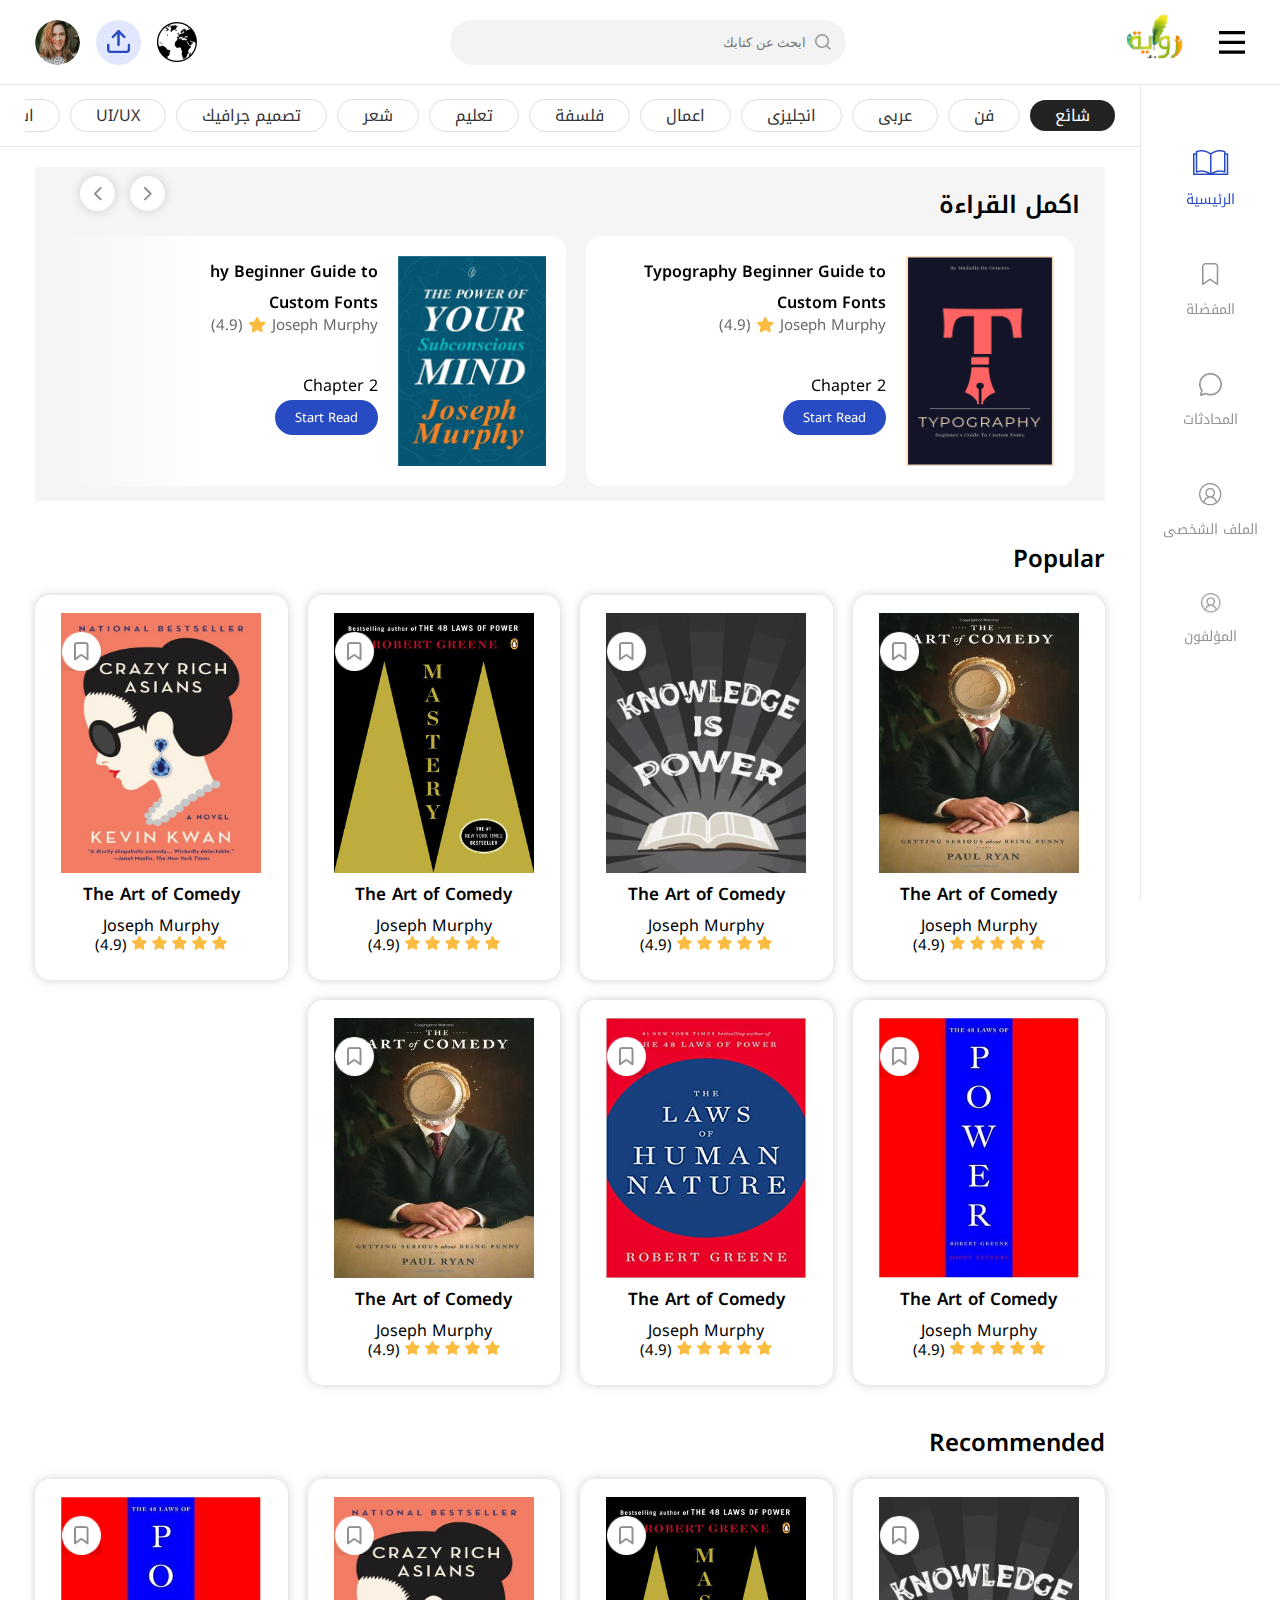
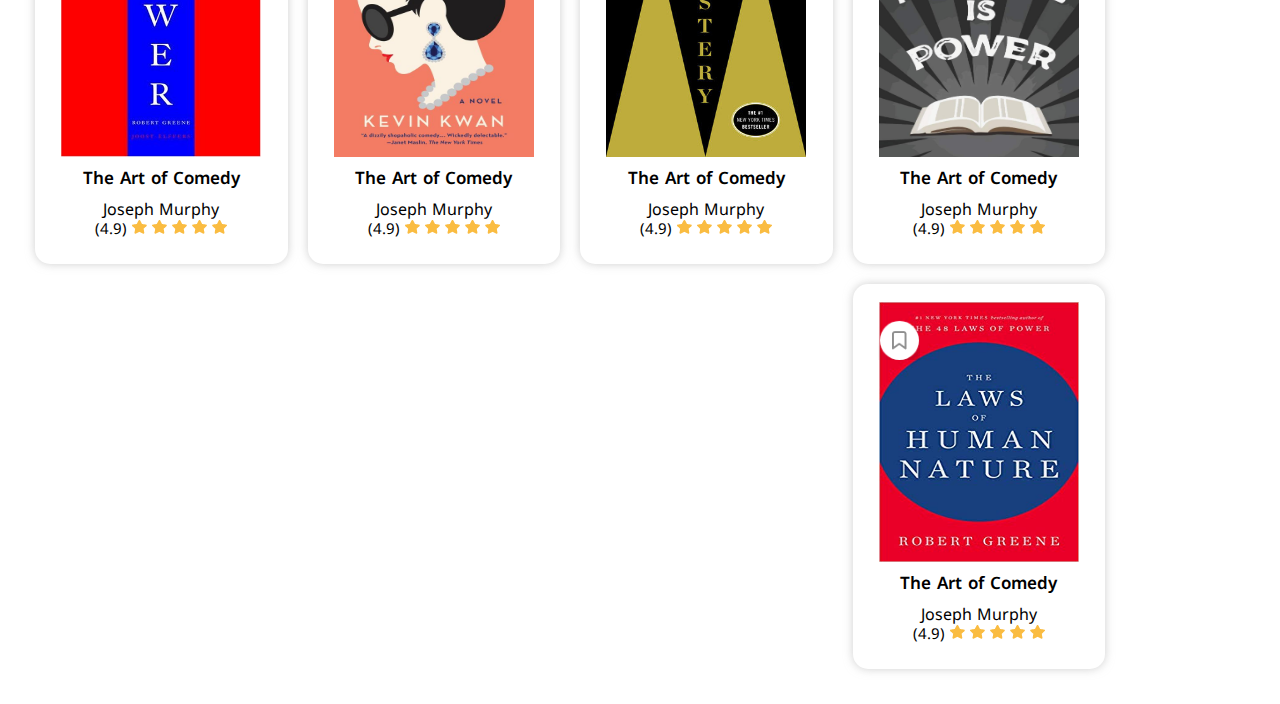
<file: index.html>
<!DOCTYPE html>
<html lang="en" dir="rtl">
    <head>
        <meta charset="UTF-8">
        <meta http-equiv="X-UA-Compatible" content="IE=edge">
        <meta name="viewport" content="width=device-width, initial-scale=1.0">
        <title>الرئيسية</title>
        <link rel="stylesheet" href="css/slick.css">
        <link rel="stylesheet" href="css/main-style.css">
        <link rel="preconnect" href="https://fonts.googleapis.com">
        <link rel="preconnect" href="https://fonts.gstatic.com" crossorigin>
        <link href="https://fonts.googleapis.com/css2?family=Amiri:ital@1&family=Cairo:wght@400;500;600;700;800&family=Noto+Kufi+Arabic:wght@300;400;500;600;700;800;900&family=Nunito:wght@300;400;500&family=Open+Sans:wght@300;400;500&family=Poppins:wght@200;300;400;500;600;700;800;900&family=Roboto:ital,wght@0,100;0,300;0,400;0,500;0,700;0,900;1,400&family=Tajawal:wght@300&display=swap" rel="stylesheet">
    </head>
    <body>
        <!-- Start Head Page -->
        <div class="head-page">
            <div class="name-site">
                <img src="images/icon open-menu.png" alt="menu-icon">
                <a href="index.html">
                    <img src="images/logo-page.png" alt="logo">
                </a>
            </div>

            <div class="search">
                <div>
                    <input type="text" placeholder="ابحث عن كتابك">
                    <img src="images/icon-search.png" alt="search-icon">
                </div>
            </div>

            <div class="icons">
                <div class="lang">
                    <span class="click-lang">
                        <img src="images/lang-icon.png" alt="icon" class="lang-icon">
                    </span>

                    <div class="choose">
                        <a href="#">
                            <img src="images/lang-ar.png" alt="icon">
                            <span>AR</span>
                        </a>

                        <a href="#">
                            <img src="images/lang-en.png" alt="icon">
                            <span>EN</span>
                        </a>
                    </div>
                </div>
                <label for="upload" title="انشر كتاب">
                    <img src="images/icon upload.png" alt="icon">
                </label>
                <input type="file" id="upload" style="display: none;">

                <a href="#">
                    <img src="images/ellipse 1.png" alt="icon">
                </a>
            </div>
        </div>
        <!-- End Head Page -->

        <!-- Start Aside -->
        <div class="aside">
            <a href="index.html" class="active-page">
                <img src="images/icon-page1.png" alt="icon">
                <span>الرئيسية</span>
            </a>

            <a href="bookmark.html">
                <img src="images/icon-page2.png" alt="icon">
                <span>المفضلة</span>
            </a>

            <a href="chats.html">
                <img src="images/icon-page3.png" alt="icon">
                <span>المحادثات</span>
            </a>

            <a href="reader-profile.html" class="profile-user">
                <img src="images/icon-page4.png" alt="icon">
                <span>الملف الشخصى</span>
            </a>

            <a href="authors.html" class="authors">
                <img src="images/icon-page4.png" alt="icon" width="20" height="20">
                <span>المؤلفون</span>
            </a>
        </div>
        <!-- End Aside -->

        <!-- Head App Page -->
        <div class="search-app">
            <img src="images/logo-page.png" alt="logo" class="logo-page">

            <div class="user">
                <span class="img-user">
                    <img src="images/ellipse 1.png" alt="img">
                </span>
                

                <div class="drop-menu">
                    <a href="#" class="link-profile">الصفحة الشخصية</a>

                    <div class="box-lang">
                        <h4 class="title-lang">اختار لغتك:</h4>
                    <div class="lang">
                        
                        <a href="#" class="choose-lang">
                            <img src="images/lang-ar.png" alt="icon">
                            <span>AR</span>
                        </a>

                        <a href="#" class="choose-lang">
                            <img src="images/lang-en.png" alt="icon">
                            <span>EN</span>
                        </a>
                    </div>
                    </div>
                    

                    

                    <div class="logout">
                        <a href="#">
                            <span>تسجيل الخروج</span>
                            <img src="images/logout.png" alt="icon">
                        </a>
                    </div>
                </div>
            </div>
        </div>

        <div class="img-head">
            <img src="images/untitled-1.png" alt="img">

            <p>أي كتاب يناسب مزاجك الحالي؟</p>
        </div>
        <!-- End App Page -->

        <!-- Start Content Page Home -->
        <div class="content-home">
            <!-- Start Links Home -->
            <div class="links-home">
                <ul>
                    <li><a href="#" class="active-link">شائع</a></li>
                    <li><a href="#">فن</a></li>
                    <li><a href="#">عربى</a></li>
                    <li><a href="#">انجليزى</a></li>
                    <li><a href="#">اعمال</a></li>
                    <li><a href="#">فلسفة</a></li>
                    <li><a href="#">تعليم</a></li>
                    <li><a href="#">شعر</a></li>
                    <li><a href="#">تصميم جرافيك</a></li>
                    <li><a href="#">UI/UX</a></li>
                    <li><a href="#">اسلامى</a></li>
                    <li><a href="#">تكنولوجيا</a></li>
                </ul>
            </div>
            <!-- End Links Home -->

            <!-- Start Slider Book Home -->
            <div class="slider-book">
                <div class="app-search-home">
                    <input type="text" placeholder="ابحث عن كتاب او مؤلف او قسم كتب">
                    <span>
                        <img src="images/icon-search.png" alt="icon">
                    </span>
                </div>
                <h2>اكمل القراءة</h2>

                <div class="box-slider autoplay">
                    <div class="card-slider">
                        <div class="img-book">
                            <img src="images/img-book8.jpg" alt="img-book">
                        </div>

                        <div class="info-card">
                            <p>Typography Beginner Guide to Custom Fonts</p>

                            <p>
                                <span>Joseph Murphy</span>
                                <span><img src="images/star.png" alt="icon-star"></span>
                                <span>(4.9)</span>
                            </p>

                            <div>
                                <span>Chapter 2</span>
                                <a href="#">Start Read</a>
                            </div>
                        </div>
                    </div>

                    <div class="card-slider">
                        <div class="img-book">
                            <img src="images/img-book10.jpg" alt="img-book">
                        </div>

                        <div class="info-card">
                            <p>Typography Beginner Guide to Custom Fonts</p>

                            <p>
                                <span>Joseph Murphy</span>
                                <span><img src="images/star.png" alt="icon-star"></span>
                                <span>(4.9)</span>
                            </p>

                            <div>
                                <span>Chapter 2</span>
                                <a href="#">Start Read</a>
                            </div>
                        </div>
                    </div>

                    <div class="card-slider">
                        <div class="img-book">
                            <img src="images/img-book11.jpg" alt="img-book">
                        </div>

                        <div class="info-card">
                            <p>The Power of your Subconscious Mind</p>

                            <p>
                                <span>Joseph Murphy</span>
                                <span><img src="images/star.png" alt="icon-star"></span>
                                <span>(4.9)</span>
                            </p>

                            <div>
                                <span>Chapter 2</span>
                                <a href="#">Start Read</a>
                            </div>
                        </div>
                    </div>

                    <div class="card-slider">
                        <div class="img-book">
                            <img src="images/img-book8.jpg" alt="img-book">
                        </div>

                        <div class="info-card">
                            <p>Typography Beginner Guide to Custom Fonts</p>

                            <p>
                                <span>Joseph Murphy</span>
                                <span><img src="images/star.png" alt="icon-star"></span>
                                <span>(4.9)</span>
                            </p>

                            <div>
                                <span>Chapter 2</span>
                                <a href="#">Start Read</a>
                            </div>
                        </div>
                    </div>

                    <div class="card-slider">
                        <div class="img-book">
                            <img src="images/img-book10.jpg" alt="img-book">
                        </div>

                        <div class="info-card">
                            <p>Typography Beginner Guide to Custom Fonts</p>

                            <p>
                                <span>Joseph Murphy</span>
                                <span><img src="images/star.png" alt="icon-star"></span>
                                <span>(4.9)</span>
                            </p>

                            <div>
                                <span>Chapter 2</span>
                                <a href="#">Start Read</a>
                            </div>
                        </div>
                    </div>

                    <div class="card-slider">
                        <div class="img-book">
                            <img src="images/img-book11.jpg" alt="img-book">
                        </div>

                        <div class="info-card">
                            <p>The Power of your Subconscious Mind</p>

                            <p>
                                <span>Joseph Murphy</span>
                                <span><img src="images/star.png" alt="icon-star"></span>
                                <span>(4.9)</span>
                            </p>

                            <div>
                                <span>Chapter 2</span>
                                <a href="#">Start Read</a>
                            </div>
                        </div>
                    </div>
                </div>
            </div>
            <!-- End Slider Book Home -->

            

            <!-- Start Links Home App -->
            <div class="links-home links-app">
                <ul>
                    <li><a href="#">شائع</a></li>
                    <li><a href="#">فن</a></li>
                    <li><a href="#">عربى</a></li>
                    <li><a href="#">انجليزى</a></li>
                    <li><a href="#">اعمال</a></li>
                    <li><a href="#">فلسفة</a></li>
                    <li><a href="#">تعليم</a></li>
                    <li><a href="#">شعر</a></li>
                    <li><a href="#">تصميم جرافيك</a></li>
                    <li><a href="#">UI/UX</a></li>
                    <li><a href="#">اسلامى</a></li>
                    <li><a href="#">تكنولوجيا</a></li>
                </ul>
            </div>
            <!-- End Links Home App -->

            <!-- Start Books Section -->
            <div class="books-section">
                <h2>Popular</h2>

                <div class="books">
                    <a href="book-details.html" class="card-book">
                        <div class="img-book">
                            <img src="images/img-book5.jpg" alt="book-img">
                        </div>

                        <p>The Art of Comedy</p>

                        <span>Joseph Murphy</span>

                        <div>
                            <img src="images/Stars.png" alt="icon-star">
                            <span>(4.9)</span>
                        </div>

                        <span class="mark-icon">
                            <img src="images/group 1.png" alt="icon">
                        </span>
                    </a>

                    <a href="book-details.html" class="card-book">
                        <div class="img-book">
                            <img src="images/img-book4.jpg" alt="book-img">
                        </div>

                        <p>The Art of Comedy</p>

                        <span>Joseph Murphy</span>

                        <div>
                            <img src="images/Stars.png" alt="icon-star">
                            <span>(4.9)</span>
                        </div>

                        <span class="mark-icon">
                            <img src="images/group 1.png" alt="icon">
                        </span>
                    </a>

                    <a href="book-details.html" class="card-book">
                        <div class="img-book">
                            <img src="images/img-book6.jpg" alt="book-img">
                        </div>

                        <p>The Art of Comedy</p>

                        <span>Joseph Murphy</span>

                        <div>
                            <img src="images/Stars.png" alt="icon-star">
                            <span>(4.9)</span>
                        </div>

                        <span class="mark-icon">
                            <img src="images/group 1.png" alt="icon">
                        </span>
                    </a>

                    <a href="book-details.html" class="card-book">
                        <div class="img-book">
                            <img src="images/img-book1.jpg" alt="book-img">
                        </div>

                        <p>The Art of Comedy</p>

                        <span>Joseph Murphy</span>

                        <div>
                            <img src="images/Stars.png" alt="icon-star">
                            <span>(4.9)</span>
                        </div>

                        <span class="mark-icon">
                            <img src="images/group 1.png" alt="icon">
                        </span>
                    </a>

                    <a href="book-details.html" class="card-book">
                        <div class="img-book">
                            <img src="images/img-book7.jpg" alt="book-img">
                        </div>

                        <p>The Art of Comedy</p>

                        <span>Joseph Murphy</span>

                        <div>
                            <img src="images/Stars.png" alt="icon-star">
                            <span>(4.9)</span>
                        </div>

                        <span class="mark-icon">
                            <img src="images/group 1.png" alt="icon">
                        </span>
                    </a>

                    <a href="book-details.html" class="card-book">
                        <div class="img-book">
                            <img src="images/img-book12.jpg" alt="book-img">
                        </div>

                        <p>The Art of Comedy</p>

                        <span>Joseph Murphy</span>

                        <div>
                            <img src="images/Stars.png" alt="icon-star">
                            <span>(4.9)</span>
                        </div>

                        <span class="mark-icon">
                            <img src="images/group 1.png" alt="icon">
                        </span>
                    </a>

                    <a href="book-details.html" class="card-book">
                        <div class="img-book">
                            <img src="images/img-book5.jpg" alt="book-img">
                        </div>
    
                        <p>The Art of Comedy</p>
    
                        <span>Joseph Murphy</span>
    
                        <div>
                            <img src="images/Stars.png" alt="icon-star">
                            <span>(4.9)</span>
                        </div>
    
                        <span class="mark-icon">
                            <img src="images/group 1.png" alt="icon">
                        </span>
                    </a>
                </div>
            </div>
            <div class="books-section">
                <h2>Recommended</h2>
                <div class="books">
                    
    
                    <a href="book-details.html" class="card-book">
                        <div class="img-book">
                            <img src="images/img-book4.jpg" alt="book-img">
                        </div>
    
                        <p>The Art of Comedy</p>
    
                        <span>Joseph Murphy</span>
    
                        <div>
                            <img src="images/Stars.png" alt="icon-star">
                            <span>(4.9)</span>
                        </div>
    
                        <span class="mark-icon">
                            <img src="images/group 1.png" alt="icon">
                        </span>
                    </a>
    
                    <a href="book-details.html" class="card-book">
                        <div class="img-book">
                            <img src="images/img-book6.jpg" alt="book-img">
                        </div>
    
                        <p>The Art of Comedy</p>
    
                        <span>Joseph Murphy</span>
    
                        <div>
                            <img src="images/Stars.png" alt="icon-star">
                            <span>(4.9)</span>
                        </div>
    
                        <span class="mark-icon">
                            <img src="images/group 1.png" alt="icon">
                        </span>
                    </a>
    
                    <a href="book-details.html" class="card-book">
                        <div class="img-book">
                            <img src="images/img-book1.jpg" alt="book-img">
                        </div>
    
                        <p>The Art of Comedy</p>
    
                        <span>Joseph Murphy</span>
    
                        <div>
                            <img src="images/Stars.png" alt="icon-star">
                            <span>(4.9)</span>
                        </div>
    
                        <span class="mark-icon">
                            <img src="images/group 1.png" alt="icon">
                        </span>
                    </a>
    
                    <a href="book-details.html" class="card-book">
                        <div class="img-book">
                            <img src="images/img-book7.jpg" alt="book-img">
                        </div>
    
                        <p>The Art of Comedy</p>
    
                        <span>Joseph Murphy</span>
    
                        <div>
                            <img src="images/Stars.png" alt="icon-star">
                            <span>(4.9)</span>
                        </div>
    
                        <span class="mark-icon">
                            <img src="images/group 1.png" alt="icon">
                        </span>
                    </a>
    
                    <a href="book-details.html" class="card-book">
                        <div class="img-book">
                            <img src="images/img-book12.jpg" alt="book-img">
                        </div>
    
                        <p>The Art of Comedy</p>
    
                        <span>Joseph Murphy</span>
    
                        <div>
                            <img src="images/Stars.png" alt="icon-star">
                            <span>(4.9)</span>
                        </div>
    
                        <span class="mark-icon">
                            <img src="images/group 1.png" alt="icon">
                        </span>
                    </a>
                </div>
            </div>
            <!-- End Books Section -->
        </div>
        <!-- End Content Page Home -->

        <script src="js/jquery.js"></script>
        <script src="js/slick.min.js"></script>
        <script src="js/main.js"></script>
        <script>
            document.querySelector(".click-lang").onclick = () => {
                document.querySelector(".choose").classList.toggle("open-lang")
            }

            document.querySelector(".img-user").onclick = () => {
                document.querySelector(".drop-menu").classList.toggle("open-menu")
            }
        </script>
    </body>
</html>
</file>
<file: css/main-style.css>
* {
  list-style-type: none;
  text-decoration: none;
  outline: none;
  -webkit-box-sizing: border-box;
          box-sizing: border-box;
}

body {
  margin: 0;
  font-family: "Noto Kufi Arabic", sans-serif;
}

[dir=rtl] .slick-slide {
  float: left;
}

.slick-slider .slick-track,
.slick-slider .slick-list {
  direction: ltr;
}

::-webkit-scrollbar {
  width: 10px;
}

::-webkit-scrollbar-track {
  background-color: #FFF;
}

::-webkit-scrollbar-thumb {
  background-color: rgb(184, 184, 184);
  border-radius: 15px;
}

/* Start Head Page */
.head-page {
  display: -webkit-box;
  display: -ms-flexbox;
  display: flex;
  -webkit-box-align: center;
      -ms-flex-align: center;
          align-items: center;
  padding: 15px 35px;
  gap: 10px;
  border-bottom: 1px solid #E6E6E6;
  position: fixed;
  top: 0;
  left: 0;
  width: 100%;
  z-index: 99;
  height: 85px;
  background-color: #FFF;
}
.head-page .name-site {
  display: -webkit-box;
  display: -ms-flexbox;
  display: flex;
  -webkit-box-align: center;
      -ms-flex-align: center;
          align-items: center;
  gap: 10px;
}
.head-page .name-site a {
  display: -webkit-box;
  display: -ms-flexbox;
  display: flex;
  -webkit-box-align: center;
      -ms-flex-align: center;
          align-items: center;
  overflow: hidden;
}
.head-page .name-site a img {
  width: 110px;
}
.head-page .name-site img {
  cursor: pointer;
}
.head-page .search {
  -webkit-box-flex: 1;
      -ms-flex: 1;
          flex: 1;
  display: -webkit-box;
  display: -ms-flexbox;
  display: flex;
  -webkit-box-align: center;
      -ms-flex-align: center;
          align-items: center;
  -webkit-box-pack: center;
      -ms-flex-pack: center;
          justify-content: center;
}
.head-page .search div {
  width: 45%;
  position: relative;
}
.head-page .search input {
  border: none;
  width: 100%;
  background-color: #F3F3F3;
  padding: 15px 40px 15px 10px;
  border-radius: 25px;
}
.head-page .search img {
  position: absolute;
  right: 15px;
  top: 50%;
  -webkit-transform: translateY(-50%);
          transform: translateY(-50%);
  width: 16px;
}
.head-page .icons {
  display: -webkit-box;
  display: -ms-flexbox;
  display: flex;
  -webkit-box-align: center;
      -ms-flex-align: center;
          align-items: center;
  gap: 16px;
}
.head-page .icons > a {
  display: -webkit-box;
  display: -ms-flexbox;
  display: flex;
  -webkit-box-align: center;
      -ms-flex-align: center;
          align-items: center;
  -webkit-box-pack: center;
      -ms-flex-pack: center;
          justify-content: center;
}
.head-page .icons > a img {
  width: 45px;
  height: 45px;
  border-radius: 50%;
}
.head-page .icons label {
  padding: 15px;
  border-radius: 50%;
  background-color: #E1E7FF;
  width: 45px;
  height: 45px;
  display: -webkit-box;
  display: -ms-flexbox;
  display: flex;
  -webkit-box-align: center;
      -ms-flex-align: center;
          align-items: center;
  -webkit-box-pack: center;
      -ms-flex-pack: center;
          justify-content: center;
  cursor: pointer;
}
.head-page .icons .lang {
  position: relative;
}
.head-page .icons .lang > span {
  display: -webkit-box;
  display: -ms-flexbox;
  display: flex;
  -webkit-box-align: center;
      -ms-flex-align: center;
          align-items: center;
  cursor: pointer;
}
.head-page .icons .lang > span .lang-icon {
  width: 40px;
}
.head-page .icons .lang .choose {
  position: absolute;
  right: -50px;
  top: 60px;
  background-color: #3e5fd7;
  padding: 15px;
  display: none;
}
.head-page .icons .lang .choose a {
  display: -webkit-box;
  display: -ms-flexbox;
  display: flex;
  -webkit-box-align: center;
      -ms-flex-align: center;
          align-items: center;
  gap: 10px;
  margin-bottom: 13px;
  color: #FFF;
}
.head-page .icons .lang .choose a img {
  width: 30px;
}

.open-lang {
  display: block !important;
}

/* End Head Page */
/* Start Aside */
.aside {
  position: fixed;
  top: 0;
  right: 0;
  height: 100vh;
  border-left: 1px solid #E6E6E6;
  width: 140px;
  display: -webkit-box;
  display: -ms-flexbox;
  display: flex;
  -webkit-box-orient: vertical;
  -webkit-box-direction: normal;
      -ms-flex-direction: column;
          flex-direction: column;
  gap: 50px;
  padding-top: 150px;
}
.aside a {
  display: -webkit-box;
  display: -ms-flexbox;
  display: flex;
  -webkit-box-align: center;
      -ms-flex-align: center;
          align-items: center;
  -webkit-box-pack: center;
      -ms-flex-pack: center;
          justify-content: center;
  -webkit-box-orient: vertical;
  -webkit-box-direction: normal;
      -ms-flex-direction: column;
          flex-direction: column;
  color: #959595;
  gap: 10px;
  font-size: 14px;
}
.aside .active-page {
  color: #284AC2;
}

/* End Aside */
/* Head App Page */
.search-app {
  display: none;
}

.img-head {
  display: none;
}

.links-app {
  display: none;
}

.app-search-home {
  display: none;
}

/* End App Page */
/* Start Content Page Home */
.content-home {
  overflow: hidden;
  margin: 85px 140px 0 0;
}
.content-home .links-home {
  padding: 5px 25px;
  border-bottom: 1px solid #E6E6E6;
  position: relative;
}
.content-home .links-home ul {
  display: -webkit-box;
  display: -ms-flexbox;
  display: flex;
  -webkit-box-align: center;
      -ms-flex-align: center;
          align-items: center;
  gap: 10px;
  padding: 0;
  margin: 0;
  -webkit-box-pack: justify;
      -ms-flex-pack: justify;
          justify-content: space-between;
  overflow: auto;
  padding: 10px 0;
}
.content-home .links-home ul li {
  white-space: nowrap;
}
.content-home .links-home ul li a {
  color: #343434;
  background-color: white;
  border: 1px solid #DCDCDC;
  padding: 0px 25px;
  border-radius: 20px;
}
.content-home .links-home ul .active-link {
  background-color: #232323;
  color: #FFF;
  border: none;
}

@media (max-width: 991px) {
  .content-home ul::-webkit-scrollbar {
    display: none;
  }
}
/* End Content Page Home */
/* Start Slider Book Home */
.slider-book {
  padding: 15px 25px;
  background-color: #F5F5F5;
  margin: 20px 35px;
}
.slider-book h2 {
  font-weight: 600;
  margin-top: 0;
  margin-left: 18px;
  margin-bottom: 8px;
}
.slider-book .box-slider {
  position: relative;
}
.slider-book .box-slider::before {
  content: "";
  position: absolute;
  left: 0;
  top: 0;
  width: 150px;
  height: 100%;
  background-image: -webkit-gradient(linear, left top, right top, from(#F5F5F5), to(#fff));
  background-image: linear-gradient(to right, #F5F5F5, #fff);
  z-index: 9;
}
.slider-book .box-slider .slick-track {
  display: -webkit-box !important;
  display: -ms-flexbox !important;
  display: flex !important;
  gap: 20px;
}
.slider-book .box-slider .next-arrow {
  position: absolute;
  left: 70px;
  top: -60px;
  width: 35px;
  height: 35px;
  background-color: #FFF;
  display: -webkit-box;
  display: -ms-flexbox;
  display: flex;
  -webkit-box-align: center;
      -ms-flex-align: center;
          align-items: center;
  -webkit-box-pack: center;
      -ms-flex-pack: center;
          justify-content: center;
  border-radius: 50%;
  cursor: pointer;
  -webkit-box-shadow: 0 0 10px 0 rgba(153, 153, 153, 0.4392156863);
          box-shadow: 0 0 10px 0 rgba(153, 153, 153, 0.4392156863);
}
.slider-book .box-slider .prev-arrow {
  position: absolute;
  left: 20px;
  top: -60px;
  width: 35px;
  height: 35px;
  background-color: #FFF;
  display: -webkit-box;
  display: -ms-flexbox;
  display: flex;
  -webkit-box-align: center;
      -ms-flex-align: center;
          align-items: center;
  -webkit-box-pack: center;
      -ms-flex-pack: center;
          justify-content: center;
  border-radius: 50%;
  cursor: pointer;
  -webkit-box-shadow: 0 0 10px 0 rgba(153, 153, 153, 0.4392156863);
          box-shadow: 0 0 10px 0 rgba(153, 153, 153, 0.4392156863);
}
.slider-book .box-slider .card-slider {
  display: -webkit-box;
  display: -ms-flexbox;
  display: flex;
  gap: 20px;
  background-color: #FFF;
  padding: 20px;
  border-radius: 15px;
  height: 250px;
  direction: rtl;
}
.slider-book .box-slider .card-slider .img-book {
  width: 33%;
}
.slider-book .box-slider .card-slider .img-book img:first-of-type {
  width: 100%;
  height: 100%;
}
.slider-book .box-slider .card-slider .info-card {
  -webkit-box-flex: 1;
      -ms-flex: 1;
          flex: 1;
  display: -webkit-box;
  display: -ms-flexbox;
  display: flex;
  -webkit-box-orient: vertical;
  -webkit-box-direction: normal;
      -ms-flex-direction: column;
          flex-direction: column;
}
.slider-book .box-slider .card-slider .info-card p:first-of-type {
  font-weight: 600;
  margin: 0;
}
.slider-book .box-slider .card-slider .info-card p:last-of-type {
  margin-bottom: 8px;
  display: -webkit-box;
  display: -ms-flexbox;
  display: flex;
  -webkit-box-align: center;
      -ms-flex-align: center;
          align-items: center;
  gap: 6px;
  font-size: 15px;
  margin: 0px 0 13px 0;
  color: #6A6A6A;
  -webkit-transform: translateY(-7px) !important;
          transform: translateY(-7px) !important;
}
.slider-book .box-slider .card-slider .info-card > div {
  display: -webkit-box;
  display: -ms-flexbox;
  display: flex;
  -webkit-box-orient: vertical;
  -webkit-box-direction: normal;
      -ms-flex-direction: column;
          flex-direction: column;
  gap: 10px;
}
.slider-book .box-slider .card-slider .info-card > div span {
  -webkit-transform: translateY(11px) !important;
          transform: translateY(11px) !important;
}
.slider-book .box-slider .card-slider .info-card > div a {
  color: #FFF;
  background-color: #284AC2;
  width: -webkit-fit-content;
  width: -moz-fit-content;
  width: fit-content;
  padding: 5px 20px;
  border-radius: 20px;
  font-size: 13px;
}

@media (max-width: 991px) {
  .slider-book .box-slider::before {
    display: none;
  }
}
/* End Slider Book Home */
hr {
  display: none;
  padding: 0 15px;
  color: rgba(0, 0, 0, 0.1607843137);
}

/* Start Books Section */
.books-section {
  margin: 35px;
}
.books-section h2 {
  font-weight: 600;
  margin: 13px 0;
}
.books-section .books {
  display: -ms-grid;
  display: grid;
  gap: 20px;
  grid-template-columns: repeat(auto-fill, minmax(210px, 1fr));
}
.books-section .books .card-book {
  padding: 25px 20px;
  -webkit-box-shadow: 0 0 10px 0 rgba(182, 182, 182, 0.662745098);
          box-shadow: 0 0 10px 0 rgba(182, 182, 182, 0.662745098);
  display: block;
  color: #000;
  min-height: 385px;
  padding: 30px 10px 20px;
  text-align: center;
  position: relative;
  border-radius: 15px;
}
.books-section .books .card-book .img-book {
  display: -webkit-box;
  display: -ms-flexbox;
  display: flex;
  -webkit-box-pack: center;
      -ms-flex-pack: center;
          justify-content: center;
  -webkit-box-align: center;
      -ms-flex-align: center;
          align-items: center;
  position: relative;
}
.books-section .books .card-book .img-book img:first-of-type {
  width: 200px;
  height: 260px;
}
.books-section .books .card-book p {
  margin-top: 5px;
  margin-bottom: 0;
  font-size: 17px;
  font-weight: 600;
  text-align: center;
}
.books-section .books .card-book > div {
  margin-top: -12px;
}
.books-section .books .card-book > div span {
  font-size: 15px;
}
.books-section .books .card-book .mark-icon {
  position: absolute;
  top: 35px;
  left: 25px;
}
.books-section .books .card-book .mark-icon img {
  width: 42px;
}

/* End Books Section */
/* Start Responsive Page */
@media (max-width: 650px) {
  .head-page {
    display: none !important;
  }
  .aside {
    height: -webkit-fit-content !important;
    height: -moz-fit-content !important;
    height: fit-content !important;
    width: 100%;
    top: auto;
    bottom: 0;
    -webkit-box-orient: horizontal;
    -webkit-box-direction: normal;
        -ms-flex-direction: row;
            flex-direction: row;
    -ms-flex-pack: distribute;
        justify-content: space-around;
    gap: 0;
    z-index: 999;
    background-color: #FFF;
    padding: 12px 0 !important;
  }
  .aside .authors {
    display: -webkit-box;
    display: -ms-flexbox;
    display: flex;
    -webkit-box-align: center;
        -ms-flex-align: center;
            align-items: center;
    -webkit-box-pack: center;
        -ms-flex-pack: center;
            justify-content: center;
    -webkit-box-orient: vertical;
    -webkit-box-direction: normal;
        -ms-flex-direction: column;
            flex-direction: column;
    color: #959595;
    gap: 10px;
    font-size: 14px;
  }
  .aside img {
    -o-object-fit: contain;
       object-fit: contain;
  }
  .aside img:first-child {
    width: 26px;
    height: 18px;
  }
  .aside img:nth-child(2) {
    width: 13px;
    height: 18px;
  }
  .aside img:nth-child(3) {
    width: 18px;
    height: 18px;
  }
  .aside img:nth-child(4) {
    width: 20px;
    height: 20px;
  }
  .aside img:nth-child(5) {
    width: 20px;
    height: 20px;
  }
  .aside span {
    font-size: 10px;
  }
  .content-home {
    margin: 0;
    border-radius: 30px 30px 0 0;
    margin-top: -30px;
  }
  .content-home .links-home {
    display: none;
    padding: 0 25px;
    margin-top: 10px;
  }
  .content-home .links-home::before {
    content: "";
    position: absolute;
    height: 1px;
    width: 95%;
    background-color: rgb(228, 228, 228);
    top: -10px;
    left: 50%;
    -webkit-transform: translateX(-50%);
            transform: translateX(-50%);
  }
  .content-home .links-home li {
    white-space: nowrap;
    height: 27px;
  }
  .content-home .links-home li a {
    padding: 0px 20px;
    font-size: 11px;
  }
  .content-home .slider-book {
    margin: 0;
    background-color: #FFF;
    padding: 17px 10px 15px !important;
  }
  .content-home .slider-book .app-search-home {
    display: block !important;
    position: relative;
    margin-bottom: 7px;
  }
  .content-home .slider-book .app-search-home input {
    width: 90%;
    display: block;
    margin: auto;
    font-size: 18px;
    padding: 8px;
    border: 1px solid #284AC2;
    border-radius: 20px;
    font-size: 14px;
  }
  .content-home .slider-book .app-search-home span {
    position: absolute;
    top: 50%;
    -webkit-transform: translateY(-50%);
    transform: translateY(-50%);
    left: 25px;
    background-color: #284AC2;
    width: 30px;
    height: 30px;
    display: -webkit-box;
    display: -ms-flexbox;
    display: flex;
    -webkit-box-align: center;
        -ms-flex-align: center;
            align-items: center;
    -webkit-box-pack: center;
        -ms-flex-pack: center;
            justify-content: center;
    border-radius: 50%;
  }
  .content-home .slider-book h2 {
    margin: 0;
    margin-bottom: 0px;
    margin-right: 10px;
    font-size: 18px;
  }
  .content-home .slider-book .next-arrow,
.content-home .slider-book .prev-arrow {
    display: none !important;
  }
  .content-home .slider-book .card-slider {
    height: 200px;
    -webkit-box-shadow: 0 0 10px 0 rgba(153, 153, 153, 0.438);
            box-shadow: 0 0 10px 0 rgba(153, 153, 153, 0.438);
    margin: 10px;
    padding: 15px 10px 15px;
    gap: 10px;
    position: relative;
  }
  .content-home .slider-book .card-slider .img-book {
    width: 38%;
  }
  .content-home .slider-book .card-slider p:first-of-type {
    font-size: 13px !important;
  }
  .content-home .slider-book .card-slider p:last-of-type {
    font-size: 14px !important;
  }
  .content-home .slider-book .card-slider > div span {
    font-size: 14px !important;
  }
  .content-home .slider-book .card-slider > div a {
    font-size: 13px !important;
    padding: 2px 15px !important;
    font-size: 13px;
  }
  .content-home .slider-book .slick-track {
    gap: 0;
  }
  .content-home hr {
    display: block;
  }
  .content-home .books .card-book p {
    margin-top: 0px !important;
    margin-bottom: -5px !important;
    font-size: 17px;
  }
  .links-app {
    display: -webkit-box !important;
    display: -ms-flexbox !important;
    display: flex !important;
    border: none !important;
  }
  .search-app {
    display: -webkit-box;
    display: -ms-flexbox;
    display: flex;
    -webkit-box-align: center;
        -ms-flex-align: center;
            align-items: center;
    -webkit-box-pack: justify;
        -ms-flex-pack: justify;
            justify-content: space-between;
    padding: 0px 22px 0px 22px;
    background-color: #284AC2;
    color: #FFF;
  }
  .search-app .logo-page {
    width: 85px;
  }
  .search-app .user {
    padding: 0px;
    position: relative;
  }
  .search-app .user .img-user {
    background-color: white;
    border-radius: 50%;
    width: 50px;
    height: 50px;
    display: -webkit-box;
    display: -ms-flexbox;
    display: flex;
    -webkit-box-pack: center;
        -ms-flex-pack: center;
            justify-content: center;
    -webkit-box-align: center;
        -ms-flex-align: center;
            align-items: center;
  }
  .search-app .user .img-user img {
    height: 44px;
    width: 44px;
    overflow: hidden;
  }
  .search-app .user .drop-menu {
    position: absolute;
    left: -16px;
    top: 61px;
    background-color: #FFF;
    width: 150px;
    padding: 10px;
    display: none;
    border-radius: 15px;
  }
  .search-app .user .drop-menu.open-menu {
    display: block !important;
  }
  .search-app .user .drop-menu a {
    color: #284AC2;
    font-weight: 600;
  }
  .search-app .user .drop-menu .link-profile {
    margin-bottom: 5px;
    display: block;
    text-align: right;
    position: relative;
    font-size: 13px;
  }
  .search-app .user .drop-menu .link-profile::before {
    content: "";
    position: absolute;
    top: -33px;
    left: 18px;
    border: 13px solid;
    border-color: transparent transparent #FFF transparent;
  }
  .search-app .user .drop-menu .box-lang .title-lang {
    color: #284AC2;
    margin: 0;
    font-size: 13px;
  }
  .search-app .user .drop-menu .box-lang .lang {
    display: -webkit-box;
    display: -ms-flexbox;
    display: flex;
    -webkit-box-align: center;
        -ms-flex-align: center;
            align-items: center;
    gap: 20px;
    -webkit-box-pack: start;
        -ms-flex-pack: start;
            justify-content: flex-start;
    margin-bottom: 5px;
  }
  .search-app .user .drop-menu .box-lang .lang .choose-lang {
    display: -webkit-box;
    display: -ms-flexbox;
    display: flex;
    -webkit-box-align: center;
        -ms-flex-align: center;
            align-items: center;
    gap: 8px;
  }
  .search-app .user .drop-menu .box-lang .lang .choose-lang img {
    width: 20px;
  }
  .search-app .user .drop-menu .box-lang .lang .choose-lang span {
    font-size: 12px;
  }
  .search-app .user .drop-menu .logout a {
    display: -webkit-box;
    display: -ms-flexbox;
    display: flex;
    -webkit-box-align: center;
        -ms-flex-align: center;
            align-items: center;
    gap: 10px;
    -webkit-box-pack: start;
        -ms-flex-pack: start;
            justify-content: flex-start;
    font-size: 13px;
  }
  .search-app .user .drop-menu .logout a img {
    width: 18px;
  }
  .img-head {
    display: -webkit-box;
    display: -ms-flexbox;
    display: flex;
    -webkit-box-align: center;
        -ms-flex-align: center;
            align-items: center;
    background-color: #284AC2;
    margin-top: -10px;
    padding-top: 15px;
    padding-bottom: 40px;
    color: #FFF;
  }
  .img-head p {
    padding-left: 20px;
    font-size: 15px;
    font-weight: bold;
  }
  .img-head img {
    width: 150px;
  }
  .books-section {
    margin: 10px 15px;
  }
  .books-section:last-child {
    padding-bottom: 80px;
  }
  .books-section h2 {
    display: none;
  }
  .books-section .books {
    -ms-grid-columns: (minmax(140px, 1fr))[2];
    grid-template-columns: repeat(2, minmax(140px, 1fr));
    -webkit-box-pack: center;
        -ms-flex-pack: center;
            justify-content: center;
  }
  .books-section .books .card-book {
    min-height: 280px;
    text-align: center;
    padding: 0 0 0 0;
    overflow: hidden;
  }
  .books-section .books .card-book .img-book {
    margin: 0 !important;
    display: block !important;
  }
  .books-section .books .card-book .img-book img {
    width: 100% !important;
    height: 185px !important;
  }
  .books-section .books .card-book p:first-of-type {
    font-size: 14px;
    font-weight: 700;
    margin: 0;
    text-align: center !important;
  }
  .books-section .books .card-book span:first-of-type {
    font-size: 12px;
    color: #6A6A6A;
  }
  .books-section .books .card-book div img {
    height: 10px;
  }
  .books-section .books .card-book .mark-icon {
    left: 10px !important;
    top: 10px !important;
  }
  .books-section .books .card-book .mark-icon img {
    width: 37px;
  }
}
@media (max-width: 310px) {
  .search-app {
    padding: 0px 22px 0px 22px;
  }
  .img-head {
    -webkit-box-orient: vertical;
    -webkit-box-direction: normal;
        -ms-flex-direction: column;
            flex-direction: column;
    padding-right: 10px;
  }
  .books-section .books {
    -ms-grid-columns: (1fr)[1];
    grid-template-columns: repeat(1, 1fr);
  }
}
/* End Responsive Page */
/* Start Head Page */
.head-page-details {
  display: -webkit-box;
  display: -ms-flexbox;
  display: flex;
  -webkit-box-align: center;
      -ms-flex-align: center;
          align-items: center;
  padding: 15px 35px;
  gap: 10px;
  border-bottom: 1px solid #E6E6E6;
  position: fixed;
  top: 0;
  left: 0;
  width: 100%;
  z-index: 99;
  height: 85px;
  background-color: #FFF;
}
.head-page-details .name-site {
  display: -webkit-box;
  display: -ms-flexbox;
  display: flex;
  -webkit-box-align: center;
      -ms-flex-align: center;
          align-items: center;
  gap: 30px;
}
.head-page-details .name-site a {
  display: -webkit-box;
  display: -ms-flexbox;
  display: flex;
  -webkit-box-align: center;
      -ms-flex-align: center;
          align-items: center;
  overflow: hidden;
}
.head-page-details .name-site a img {
  width: 110px;
}
.head-page-details .name-site img {
  cursor: pointer;
}
.head-page-details .search {
  -webkit-box-flex: 1;
      -ms-flex: 1;
          flex: 1;
  display: -webkit-box;
  display: -ms-flexbox;
  display: flex;
  -webkit-box-align: center;
      -ms-flex-align: center;
          align-items: center;
  -webkit-box-pack: center;
      -ms-flex-pack: center;
          justify-content: center;
}
.head-page-details .search div {
  width: 45%;
  position: relative;
}
.head-page-details .search input {
  border: none;
  width: 100%;
  background-color: #F3F3F3;
  padding: 15px 40px 15px 10px;
  border-radius: 25px;
}
.head-page-details .search img {
  position: absolute;
  right: 15px;
  top: 50%;
  -webkit-transform: translateY(-50%);
          transform: translateY(-50%);
  width: 16px;
}
.head-page-details .icons {
  display: -webkit-box;
  display: -ms-flexbox;
  display: flex;
  -webkit-box-align: center;
      -ms-flex-align: center;
          align-items: center;
  gap: 16px;
}
.head-page-details .icons > a {
  display: -webkit-box;
  display: -ms-flexbox;
  display: flex;
  -webkit-box-align: center;
      -ms-flex-align: center;
          align-items: center;
  -webkit-box-pack: center;
      -ms-flex-pack: center;
          justify-content: center;
}
.head-page-details .icons > a img {
  width: 45px;
  height: 45px;
}
.head-page-details .icons label {
  padding: 15px;
  border-radius: 50%;
  background-color: #E1E7FF;
  width: 45px;
  height: 45px;
  display: -webkit-box;
  display: -ms-flexbox;
  display: flex;
  -webkit-box-align: center;
      -ms-flex-align: center;
          align-items: center;
  -webkit-box-pack: center;
      -ms-flex-pack: center;
          justify-content: center;
  cursor: pointer;
}
.head-page-details .icons .lang {
  position: relative;
}
.head-page-details .icons .lang > span {
  display: -webkit-box;
  display: -ms-flexbox;
  display: flex;
  -webkit-box-align: center;
      -ms-flex-align: center;
          align-items: center;
  cursor: pointer;
}
.head-page-details .icons .lang > span .lang-icon {
  width: 40px;
}
.head-page-details .icons .lang .choose {
  position: absolute;
  right: -50px;
  top: 60px;
  background-color: #3e5fd7;
  padding: 15px;
  display: none;
}
.head-page-details .icons .lang .choose a {
  display: -webkit-box;
  display: -ms-flexbox;
  display: flex;
  -webkit-box-align: center;
      -ms-flex-align: center;
          align-items: center;
  gap: 10px;
  margin-bottom: 13px;
  color: #FFF;
}
.head-page-details .icons .lang .choose a img {
  width: 30px;
}

/* End Head Page */
/* Start Aside */
.aside-details {
  position: fixed;
  top: 0;
  right: 0;
  height: 100vh;
  border-left: 1px solid #E6E6E6;
  width: 140px;
  display: -webkit-box;
  display: -ms-flexbox;
  display: flex;
  -webkit-box-orient: vertical;
  -webkit-box-direction: normal;
      -ms-flex-direction: column;
          flex-direction: column;
  gap: 50px;
  padding-top: 120px;
}
.aside-details a {
  display: block;
  display: -webkit-box;
  display: -ms-flexbox;
  display: flex;
  -webkit-box-align: center;
      -ms-flex-align: center;
          align-items: center;
  -webkit-box-pack: center;
      -ms-flex-pack: center;
          justify-content: center;
  -webkit-box-orient: vertical;
  -webkit-box-direction: normal;
      -ms-flex-direction: column;
          flex-direction: column;
  color: #959595;
  gap: 10px;
  font-size: 14px;
}
.aside-details .active-page {
  color: #284AC2;
}

/* End Aside */
/* Start Content Book Details */
.content-book-details {
  overflow: hidden;
  margin: 85px 140px 0 0;
  padding: 0 45px 0 0;
  display: -webkit-box;
  display: -ms-flexbox;
  display: flex;
  height: calc(100vh - 85px);
}
.content-book-details .main-box-details {
  width: 70%;
  border-left: 1px solid #E6E6E6;
  padding: 45px 0 0 0;
  overflow: auto;
  max-width: 100%;
}
.content-book-details .main-box-details .author-book {
  margin-top: 25px;
  padding: 20px 0 40px;
  display: -ms-grid;
  display: grid;
  grid-template-columns: repeat(auto-fill, minmax(240px, 1fr));
  gap: 15px;
  -webkit-box-pack: center;
      -ms-flex-pack: center;
          justify-content: center;
  padding: 10px;
}
.content-book-details .main-box-details .author-book .card-book-author {
  padding: 25px 20px;
  -webkit-box-shadow: 0 0 10px 0 rgba(182, 182, 182, 0.662745098);
          box-shadow: 0 0 10px 0 rgba(182, 182, 182, 0.662745098);
  border-radius: 20px;
  display: block;
  color: #000;
  min-height: 430px;
  padding: 20px 10px;
  text-align: center;
  position: relative;
}
.content-book-details .main-box-details .author-book .card-book-author .img-book {
  display: -webkit-box;
  display: -ms-flexbox;
  display: flex;
  -webkit-box-pack: center;
      -ms-flex-pack: center;
          justify-content: center;
  -webkit-box-align: center;
      -ms-flex-align: center;
          align-items: center;
  position: relative;
}
.content-book-details .main-box-details .author-book .card-book-author .img-book img:first-of-type {
  width: 200px;
  height: 260px;
}
.content-book-details .main-box-details .author-book .card-book-author p {
  margin-top: 15px;
  font-size: 17px;
  font-weight: 500;
  text-align: center;
}
.content-book-details .main-box-details .author-book .card-book-author > div {
  margin-top: 5px;
}
.content-book-details .main-box-details .author-book .card-book-author > div span {
  font-size: 15px;
}
.content-book-details .main-box-details .author-book .card-book-author .mark-icon {
  position: absolute;
  top: 35px;
  left: 30px;
}
.content-book-details .box-details {
  display: -webkit-box;
  display: -ms-flexbox;
  display: flex;
  gap: 60px;
  border-bottom: 1px solid #CCC;
  padding-bottom: 25px;
}
.content-book-details .box-details .img-book img {
  width: 310px;
  height: 470px;
}
.content-book-details .box-details .details .head {
  display: -webkit-box;
  display: -ms-flexbox;
  display: flex;
  -webkit-box-align: center;
      -ms-flex-align: center;
          align-items: center;
  gap: 25px;
}
.content-book-details .box-details .details .head h2 {
  margin: 0;
}
.content-book-details .box-details .details .head .hart {
  display: -webkit-box;
  display: -ms-flexbox;
  display: flex;
  -webkit-box-align: center;
      -ms-flex-align: center;
          align-items: center;
  gap: 5px;
  background-color: #ececec;
  padding: 3px 15px;
  border-radius: 8px;
}
.content-book-details .box-details .details .head .hart span {
  color: #D60505;
  font-weight: 600;
}
.content-book-details .box-details .details .book-author {
  display: -webkit-box;
  display: -ms-flexbox;
  display: flex;
  -webkit-box-align: center;
      -ms-flex-align: center;
          align-items: center;
  gap: 15px;
  margin-top: 20px;
}
.content-book-details .box-details .details .book-author .img {
  display: -webkit-box;
  display: -ms-flexbox;
  display: flex;
  -webkit-box-align: center;
      -ms-flex-align: center;
          align-items: center;
}
.content-book-details .box-details .details .book-author .img img {
  border-radius: 50%;
  width: 55px;
  height: 55px;
}
.content-book-details .box-details .details .book-author .info {
  display: -webkit-box;
  display: -ms-flexbox;
  display: flex;
  -webkit-box-orient: vertical;
  -webkit-box-direction: normal;
      -ms-flex-direction: column;
          flex-direction: column;
  font-size: 14px;
}
.content-book-details .box-details .details .book-author .info div {
  display: -webkit-box;
  display: -ms-flexbox;
  display: flex;
  -webkit-box-align: center;
      -ms-flex-align: center;
          align-items: center;
  gap: 5px;
}
.content-book-details .box-details .details .book-brief {
  width: 90%;
}
.content-book-details .box-details .details .book-brief p {
  font-size: 15px;
  color: grey;
}
.content-book-details .box-details .details .book-info {
  width: 30%;
  margin-top: 20px;
}
.content-book-details .box-details .details .book-info div {
  display: -webkit-box;
  display: -ms-flexbox;
  display: flex;
  -webkit-box-align: center;
      -ms-flex-align: center;
          align-items: center;
  gap: 50px;
}
.content-book-details .box-details .details .book-info div span {
  min-width: 120px;
  margin-bottom: 15px;
}
.content-book-details .box-details .details .book-info div span:last-of-type {
  color: grey;
}
.content-book-details .box-details .details .button-book {
  margin-top: 20px;
  display: -webkit-box;
  display: -ms-flexbox;
  display: flex;
  -webkit-box-align: center;
      -ms-flex-align: center;
          align-items: center;
  gap: 30px;
}
.content-book-details .box-details .details .button-book a {
  padding: 5px 50px;
  border-radius: 25px;
}
.content-book-details .box-details .details .button-book a:first-of-type {
  background-color: #284AC2;
  color: #FFF;
}
.content-book-details .box-details .details .button-book a:last-of-type {
  background-color: #FFF;
  color: #284AC2;
  border: 1px solid #284AC2;
}
.content-book-details .interaction {
  width: 30%;
  padding: 45px 25px 20px 25px;
  overflow-x: auto;
}
.content-book-details .interaction .info-interaction {
  display: -webkit-box;
  display: -ms-flexbox;
  display: flex;
  -webkit-box-align: center;
      -ms-flex-align: center;
          align-items: center;
  gap: 20px;
}
.content-book-details .interaction .info-interaction div {
  display: -webkit-box;
  display: -ms-flexbox;
  display: flex;
  -webkit-box-align: center;
      -ms-flex-align: center;
          align-items: center;
  gap: 10px;
  background-color: #F6F6F6;
  padding: 5px 20px;
  border-radius: 10px;
}
.content-book-details .interaction .form {
  margin-top: 30px;
}
.content-book-details .interaction .form h2 {
  color: rgb(94, 94, 94);
  margin-bottom: 10px;
}
.content-book-details .interaction .form .form-site {
  display: -webkit-box;
  display: -ms-flexbox;
  display: flex;
  -webkit-box-orient: vertical;
  -webkit-box-direction: normal;
      -ms-flex-direction: column;
          flex-direction: column;
  gap: 15px;
}
.content-book-details .interaction .form .form-site textarea {
  padding: 15px;
  font-size: 18px;
  resize: none;
  height: 150px;
  border: 1px solid rgb(200, 200, 200);
  border-radius: 10px;
}
.content-book-details .interaction .form .form-site input[type=submit] {
  width: -webkit-fit-content;
  width: -moz-fit-content;
  width: fit-content;
  padding: 10px 30px;
  color: #FFF;
  background-color: #284AC2;
  border-radius: 10px;
  outline: none;
  border: none;
  font-size: 16px;
  cursor: pointer;
}
.content-book-details .interaction .comments {
  margin-top: 30px;
}
.content-book-details .interaction .comments .comment-user {
  display: -webkit-box;
  display: -ms-flexbox;
  display: flex;
  gap: 15px;
  margin-bottom: 20px;
}
.content-book-details .interaction .comments .comment-user .img img {
  width: 60px;
  height: 60px;
}
.content-book-details .interaction .comments .comment-user .info-cooment {
  -webkit-box-flex: 1;
      -ms-flex: 1;
          flex: 1;
}
.content-book-details .interaction .comments .comment-user .info-cooment h3 {
  margin: 0;
}
.content-book-details .interaction .comments .comment-user .info-cooment p {
  margin: 0;
  font-size: 15px;
  color: grey;
}
.content-book-details .interaction .comments .comment-user .info-cooment .like {
  display: -webkit-box;
  display: -ms-flexbox;
  display: flex;
  -webkit-box-align: center;
      -ms-flex-align: center;
          align-items: center;
  gap: 20px;
  margin-top: 20px;
}
.content-book-details .interaction .comments .comment-user .info-cooment .like div {
  display: -webkit-box;
  display: -ms-flexbox;
  display: flex;
  -webkit-box-align: center;
      -ms-flex-align: center;
          align-items: center;
  gap: 5px;
  cursor: pointer;
}
.content-book-details .interaction .comments .comment-user .info-cooment .like div img {
  width: 18px;
}
.content-book-details .interaction .comments .comment-user .info-cooment .like > span {
  cursor: pointer;
}
.content-book-details .interaction::-webkit-scrollbar {
  width: 10px;
}
.content-book-details .interaction::-webkit-scrollbar-track {
  background-color: #FFF;
}
.content-book-details .interaction::-webkit-scrollbar-thumb {
  background-color: rgb(184, 184, 184);
  border-radius: 15px;
}

/* Start Style App */
.head-details-page-app {
  display: none;
}

.info-interaction-spp {
  display: none;
}

.rate-this-book {
  display: none;
}

.book-author-app {
  display: none;
}

.form-app {
  display: none;
}

/* End Style App */
@media (max-width: 1330px) {
  .content-book-details {
    height: auto;
    -webkit-box-orient: vertical;
    -webkit-box-direction: normal;
        -ms-flex-direction: column;
            flex-direction: column;
    padding: 0;
  }
  .content-book-details .main-box-details {
    width: 100% !important;
    padding: 25px;
  }
  .content-book-details .box-details {
    padding: 20px !important;
    -webkit-box-orient: vertical;
    -webkit-box-direction: normal;
        -ms-flex-direction: column;
            flex-direction: column;
  }
  .content-book-details .interaction {
    width: 100%;
    padding: 20px !important;
  }
}
@media (max-width: 600px) {
  .head-page-details {
    display: none;
  }
  .head-details-page-app {
    display: block;
    width: 100%;
    height: 320px;
    background-color: #284AC2;
  }
  .head-details-page-app div {
    display: -webkit-box;
    display: -ms-flexbox;
    display: flex;
    -webkit-box-align: center;
        -ms-flex-align: center;
            align-items: center;
    -webkit-box-pack: justify;
        -ms-flex-pack: justify;
            justify-content: space-between;
    padding: 20px;
    color: #FFF;
  }
  .aside-details {
    display: none;
  }
  .content-book-details {
    margin: 0;
    margin-top: -170px;
  }
  .content-book-details .main-box-details {
    width: 100% !important;
  }
  .content-book-details .main-box-details .author-book {
    display: none !important;
  }
  .content-book-details .box-details {
    gap: 30px;
  }
  .content-book-details .box-details .img-book img {
    margin: auto;
    display: block;
    width: 250px;
    height: 350px;
    border-radius: 15px;
  }
  .content-book-details .box-details .details .head {
    -webkit-box-pack: center;
        -ms-flex-pack: center;
            justify-content: center;
  }
  .content-book-details .box-details .details .head .hart {
    display: none !important;
  }
  .content-book-details .box-details .book-author {
    -webkit-box-pack: center;
        -ms-flex-pack: center;
            justify-content: center;
    margin-top: 5px !important;
  }
  .content-book-details .box-details .book-author .img {
    display: none !important;
  }
  .content-book-details .box-details .book-author .info {
    text-align: center;
    font-size: 18px !important;
  }
  .content-book-details .box-details .book-author .info div {
    -webkit-box-ordinal-group: 2;
        -ms-flex-order: 1;
            order: 1;
  }
  .content-book-details .box-details .book-author .info > span {
    -webkit-box-ordinal-group: 3;
        -ms-flex-order: 2;
            order: 2;
    color: rgb(104, 104, 104);
  }
  .content-book-details .box-details .book-brief {
    display: none;
  }
  .content-book-details .box-details .book-info {
    display: none;
  }
  .content-book-details .box-details .button-book {
    -webkit-box-pack: center;
        -ms-flex-pack: center;
            justify-content: center;
    padding-top: 40px;
  }
  .content-book-details .interaction .info-interaction {
    display: none;
  }
  .content-book-details .interaction .comments .comment-user {
    margin-bottom: 35px !important;
    border-bottom: 1px solid #E2E2E2;
    padding-bottom: 15px;
  }
  .content-book-details .interaction .comments .comment-user .like {
    display: none !important;
  }
  .content-book-details .interaction .comments .comment-user .more {
    display: none;
  }
  .content-book-details .interaction .form-site {
    display: none !important;
  }
  .info-interaction-spp {
    display: -webkit-box !important;
    display: -ms-flexbox !important;
    display: flex !important;
    padding: 20px 0;
    border-top: 1px solid #E2E2E2;
    border-bottom: 1px solid #E2E2E2;
    margin-top: 40px;
    margin-bottom: 20px;
    -webkit-box-align: center;
        -ms-flex-align: center;
            align-items: center;
  }
  .info-interaction-spp div {
    display: -webkit-box;
    display: -ms-flexbox;
    display: flex;
    -webkit-box-align: center;
        -ms-flex-align: center;
            align-items: center;
    -webkit-box-pack: center;
        -ms-flex-pack: center;
            justify-content: center;
    gap: 10px;
    width: 25%;
  }
  .info-interaction-spp div:not(:first-of-type) {
    border-right: 1px solid #c5c5c5;
  }
  .rate-this-book {
    display: block !important;
    text-align: center;
    padding: 20px 0 30px 0;
    border-bottom: 1px solid #c5c5c5;
  }
  .rate-this-book h3 {
    margin-bottom: 10px;
  }
  .rate-this-book p {
    margin-top: 10px;
  }
  .book-author-app {
    display: block;
    padding: 20px 30px;
  }
  .book-author-app .author {
    display: -webkit-box;
    display: -ms-flexbox;
    display: flex;
    gap: 15px;
  }
  .book-author-app .author .img img {
    margin-top: 5px;
    width: 60px;
    height: 60px;
    border-radius: 50%;
  }
  .book-author-app .author h3 {
    margin: 0;
  }
  .book-author-app .author a {
    display: block;
    width: -webkit-fit-content;
    width: -moz-fit-content;
    width: fit-content;
    padding: 5px 25px;
    color: #284AC2;
    background-color: #E5EBFF;
    border-radius: 10px;
    margin-top: 15px;
    font-size: 15px;
  }
  .book-author-app .athor-info {
    margin-top: 30px;
  }
  .book-author-app .athor-info div {
    margin-bottom: 10px;
    display: -webkit-box;
    display: -ms-flexbox;
    display: flex;
    -webkit-box-align: center;
        -ms-flex-align: center;
            align-items: center;
    gap: 15px;
  }
  .book-author-app .athor-info div span {
    width: 50px;
  }
  .book-author-app .athor-info div span:last-of-type {
    color: grey;
  }
  .form-app {
    display: -webkit-box !important;
    display: -ms-flexbox !important;
    display: flex !important;
    width: 100%;
    margin-top: 20px;
    margin-bottom: 50px;
  }
  .form-app textarea {
    -webkit-box-flex: 1;
        -ms-flex: 1;
            flex: 1;
    font-size: 20px;
    padding: 5px 15px;
    resize: none;
    border-radius: 0 15px 15px 0;
  }
  .form-app button {
    width: 15%;
    background-color: #284AC2;
    border: none;
    outline: none;
    border-radius: 15px 0 0 15px;
  }
}
/* End Content Book Details */
/* Start Head Page */
.head-page-bookmark {
  display: -webkit-box;
  display: -ms-flexbox;
  display: flex;
  -webkit-box-align: center;
      -ms-flex-align: center;
          align-items: center;
  padding: 15px 35px;
  gap: 10px;
  border-bottom: 1px solid #E6E6E6;
  position: fixed;
  top: 0;
  left: 0;
  width: 100%;
  z-index: 99;
  height: 85px;
  background-color: #FFF;
}
.head-page-bookmark .name-site {
  display: -webkit-box;
  display: -ms-flexbox;
  display: flex;
  -webkit-box-align: center;
      -ms-flex-align: center;
          align-items: center;
  gap: 30px;
}
.head-page-bookmark .name-site a {
  display: -webkit-box;
  display: -ms-flexbox;
  display: flex;
  -webkit-box-align: center;
      -ms-flex-align: center;
          align-items: center;
  overflow: hidden;
}
.head-page-bookmark .name-site a img {
  width: 110px;
}
.head-page-bookmark .name-site img {
  cursor: pointer;
}
.head-page-bookmark .search {
  -webkit-box-flex: 1;
      -ms-flex: 1;
          flex: 1;
  display: -webkit-box;
  display: -ms-flexbox;
  display: flex;
  -webkit-box-align: center;
      -ms-flex-align: center;
          align-items: center;
  -webkit-box-pack: center;
      -ms-flex-pack: center;
          justify-content: center;
}
.head-page-bookmark .search div {
  width: 45%;
  position: relative;
}
.head-page-bookmark .search input {
  border: none;
  width: 100%;
  background-color: #F3F3F3;
  padding: 15px 40px 15px 10px;
  border-radius: 25px;
}
.head-page-bookmark .search img {
  position: absolute;
  right: 15px;
  top: 50%;
  -webkit-transform: translateY(-50%);
          transform: translateY(-50%);
  width: 16px;
}
.head-page-bookmark .icons {
  display: -webkit-box;
  display: -ms-flexbox;
  display: flex;
  -webkit-box-align: center;
      -ms-flex-align: center;
          align-items: center;
  gap: 16px;
}
.head-page-bookmark .icons > a {
  display: -webkit-box;
  display: -ms-flexbox;
  display: flex;
  -webkit-box-align: center;
      -ms-flex-align: center;
          align-items: center;
  -webkit-box-pack: center;
      -ms-flex-pack: center;
          justify-content: center;
}
.head-page-bookmark .icons > a img {
  width: 45px;
  height: 45px;
}
.head-page-bookmark .icons label {
  padding: 15px;
  border-radius: 50%;
  background-color: #E1E7FF;
  width: 45px;
  height: 45px;
  display: -webkit-box;
  display: -ms-flexbox;
  display: flex;
  -webkit-box-align: center;
      -ms-flex-align: center;
          align-items: center;
  -webkit-box-pack: center;
      -ms-flex-pack: center;
          justify-content: center;
  cursor: pointer;
}
.head-page-bookmark .icons .lang {
  position: relative;
}
.head-page-bookmark .icons .lang > span {
  display: -webkit-box;
  display: -ms-flexbox;
  display: flex;
  -webkit-box-align: center;
      -ms-flex-align: center;
          align-items: center;
  cursor: pointer;
}
.head-page-bookmark .icons .lang > span .lang-icon {
  width: 40px;
}
.head-page-bookmark .icons .lang .choose {
  position: absolute;
  right: -50px;
  top: 60px;
  background-color: #3e5fd7;
  padding: 15px;
  display: none;
}
.head-page-bookmark .icons .lang .choose a {
  display: -webkit-box;
  display: -ms-flexbox;
  display: flex;
  -webkit-box-align: center;
      -ms-flex-align: center;
          align-items: center;
  gap: 10px;
  margin-bottom: 13px;
  color: #FFF;
}
.head-page-bookmark .icons .lang .choose a img {
  width: 30px;
}

/* End Head Page */
/* Start Aside */
.aside-bookmark {
  position: fixed;
  top: 0;
  right: 0;
  height: 100vh;
  border-left: 1px solid #E6E6E6;
  width: 140px;
  display: -webkit-box;
  display: -ms-flexbox;
  display: flex;
  -webkit-box-orient: vertical;
  -webkit-box-direction: normal;
      -ms-flex-direction: column;
          flex-direction: column;
  gap: 50px;
  padding-top: 150px;
}
.aside-bookmark a {
  display: block;
  display: -webkit-box;
  display: -ms-flexbox;
  display: flex;
  -webkit-box-align: center;
      -ms-flex-align: center;
          align-items: center;
  -webkit-box-pack: center;
      -ms-flex-pack: center;
          justify-content: center;
  -webkit-box-orient: vertical;
  -webkit-box-direction: normal;
      -ms-flex-direction: column;
          flex-direction: column;
  color: #959595;
  gap: 10px;
  font-size: 14px;
}
.aside-bookmark .active-page {
  color: #284AC2;
}

/* End Aside */
/* Start Content Bookmark page */
.contnet-bookmark {
  overflow: hidden;
  margin: 85px 140px 0 0;
  padding: 60px;
}
.contnet-bookmark .content-container {
  width: 100%;
  height: 100%;
  background-color: #F3F3F3;
  padding: 50px 40px;
  border-radius: 10px;
}
.contnet-bookmark .content-container .box-mark {
  display: -ms-grid;
  display: grid;
  grid-template-columns: repeat(auto-fill, minmax(450px, 1fr));
  gap: 20px;
}
.contnet-bookmark .content-container .box-mark .box {
  padding: 20px;
  background-color: #FFF;
  display: -webkit-box;
  display: -ms-flexbox;
  display: flex;
  gap: 30px;
  border-radius: 10px;
}
.contnet-bookmark .content-container .box-mark .box .img img {
  width: 170px;
  height: 100%;
}
.contnet-bookmark .content-container .box-mark .box .info .head {
  display: -webkit-box;
  display: -ms-flexbox;
  display: flex;
  -webkit-box-align: center;
      -ms-flex-align: center;
          align-items: center;
  -webkit-box-pack: justify;
      -ms-flex-pack: justify;
          justify-content: space-between;
}
.contnet-bookmark .content-container .box-mark .box .info .head .name-book p {
  margin-bottom: 0;
  margin-top: 10px;
  font-size: 20px;
  width: -webkit-fit-content;
  width: -moz-fit-content;
  width: fit-content;
}
.contnet-bookmark .content-container .box-mark .box .info .head .name-book span {
  color: #656161;
}
.contnet-bookmark .content-container .box-mark .box .info .head .mark {
  display: -webkit-box;
  display: -ms-flexbox;
  display: flex;
  -webkit-box-align: center;
      -ms-flex-align: center;
          align-items: center;
  gap: 30px;
}
.contnet-bookmark .content-container .box-mark .box .info .desc {
  font-size: 16px;
  color: #656161;
}
.contnet-bookmark .content-container .box-mark .box .info .num-page {
  color: #284AC2;
  font-weight: 600;
}

/* End Content Bookmark page */
/* Start App */
.head-bookmark-app {
  display: none;
}

.mark-blue {
  display: none;
}

.app-search {
  display: none !important;
}

/* End App */
@media (max-width: 991px) {
  .head-page-bookmark {
    display: none !important;
  }
  .aside-bookmark {
    height: -webkit-fit-content !important;
    height: -moz-fit-content !important;
    height: fit-content !important;
    width: 100%;
    top: auto;
    bottom: 0;
    -webkit-box-orient: horizontal;
    -webkit-box-direction: normal;
        -ms-flex-direction: row;
            flex-direction: row;
    -ms-flex-pack: distribute;
        justify-content: space-around;
    gap: 0;
    z-index: 999;
    background-color: #FFF;
    padding: 15px 0 !important;
  }
  .aside-bookmark .profile-user {
    display: none !important;
  }
  .aside-bookmark .authors {
    display: -webkit-box;
    display: -ms-flexbox;
    display: flex;
    -webkit-box-align: center;
        -ms-flex-align: center;
            align-items: center;
    -webkit-box-pack: center;
        -ms-flex-pack: center;
            justify-content: center;
    -webkit-box-orient: vertical;
    -webkit-box-direction: normal;
        -ms-flex-direction: column;
            flex-direction: column;
    color: #959595;
    gap: 10px;
    font-size: 14px;
  }
  .head-bookmark-app {
    display: -webkit-box;
    display: -ms-flexbox;
    display: flex;
    -webkit-box-pack: center;
        -ms-flex-pack: center;
            justify-content: center;
    -webkit-box-align: center;
        -ms-flex-align: center;
            align-items: center;
    background-color: #284AC2;
    color: #FFF;
    position: relative;
    height: 140px;
  }
  .head-bookmark-app h2 {
    margin: 0;
  }
  .head-bookmark-app a {
    position: absolute;
    left: 25px;
    top: 40%;
  }
  .head-bookmark-app a img {
    width: 25px;
  }
  .contnet-bookmark {
    margin: 0;
    padding: 20px !important;
  }
  .contnet-bookmark .content-container {
    background-color: #FFF;
    padding: 0;
  }
  .contnet-bookmark .content-container > h2 {
    display: none;
  }
  .contnet-bookmark .content-container .box-mark {
    padding-bottom: 90px;
    display: -webkit-box !important;
    display: -ms-flexbox !important;
    display: flex !important;
    -webkit-box-orient: vertical;
    -webkit-box-direction: normal;
        -ms-flex-direction: column;
            flex-direction: column;
  }
  .contnet-bookmark .content-container .box-mark .box {
    background-color: #F3F3F3;
  }
  .contnet-bookmark .content-container .box-mark .box .img img {
    width: 100px;
  }
  .contnet-bookmark .content-container .box-mark .box .info {
    -webkit-box-flex: 1;
        -ms-flex: 1;
            flex: 1;
  }
  .contnet-bookmark .content-container .box-mark .box .info .head {
    -webkit-box-orient: vertical;
    -webkit-box-direction: normal;
        -ms-flex-direction: column;
            flex-direction: column;
    gap: 15px;
    -webkit-box-align: start;
        -ms-flex-align: start;
            align-items: flex-start;
  }
  .contnet-bookmark .content-container .box-mark .box .info .desc {
    display: none;
  }
  .contnet-bookmark .content-container .box-mark .box .info .num-page {
    margin-top: 15px;
  }
  .contnet-bookmark .mark-blue {
    display: block !important;
  }
  .contnet-bookmark .mark-black {
    display: none !important;
  }
  .app-search {
    display: -webkit-box !important;
    display: -ms-flexbox !important;
    display: flex !important;
  }
}
/* Start Head Upload Page */
.head-upload {
  height: 90px;
  width: 100%;
  background-color: #FFF;
  -webkit-box-shadow: 0 0 10px 0 rgba(153, 153, 153, 0.275);
          box-shadow: 0 0 10px 0 rgba(153, 153, 153, 0.275);
  display: -webkit-box;
  display: -ms-flexbox;
  display: flex;
  -webkit-box-align: center;
      -ms-flex-align: center;
          align-items: center;
  -webkit-box-pack: center;
      -ms-flex-pack: center;
          justify-content: center;
}
.head-upload .title-page {
  margin: 0;
  font-size: 25px;
  font-weight: 600;
}

/* End Head Upload Page */
/* Start Page Upload */
.page-upload {
  height: calc(100vh - 90px);
  background-color: #F8F8F8;
  display: -webkit-box;
  display: -ms-flexbox;
  display: flex;
  -webkit-box-align: center;
      -ms-flex-align: center;
          align-items: center;
  -webkit-box-pack: center;
      -ms-flex-pack: center;
          justify-content: center;
}
.page-upload .content-page {
  background-color: #FFF;
  height: 700px;
  width: 50%;
  padding: 25px;
  border: 1px solid #CCC;
  border-radius: 8px;
}
.page-upload .content-page .head {
  text-align: center;
}
.page-upload .content-page .head h2 {
  margin-bottom: 0;
}
.page-upload .content-page .head p {
  margin-top: 10px;
  color: #171717;
}
.page-upload .content-page .box-category {
  width: 100%;
  height: 300px;
  display: -webkit-box;
  display: -ms-flexbox;
  display: flex;
  -webkit-box-align: center;
      -ms-flex-align: center;
          align-items: center;
  -webkit-box-pack: center;
      -ms-flex-pack: center;
          justify-content: center;
}
.page-upload .content-page .box-category div {
  display: -ms-grid;
  display: grid;
  -ms-grid-columns: 1fr 20px 1fr;
  grid-template-columns: repeat(2, 1fr);
  gap: 20px;
}
.page-upload .content-page .box-category div span {
  text-align: center;
  padding: 10px 60px;
  border-radius: 10px;
  cursor: pointer;
  -webkit-transition: all 0.3s;
  transition: all 0.3s;
}
.page-upload .content-page .box-category div span:hover {
  background-color: rgba(15, 12, 213, 0.678);
  color: #FFF;
  border: 1px solid #FFF;
}
.page-upload .content-page .box-category div .blue {
  background-color: #CFDAFF;
  color: #284AC2;
  border: 1px solid #284AC2;
}
.page-upload .content-page .box-category div .green {
  background-color: #DCFFDD;
  color: #28C247;
  border: 1px solid #28C247;
}
.page-upload .content-page .box-category div .red {
  background-color: #FFCFDC;
  color: #C22838;
  border: 1px solid #C22838;
}
.page-upload .content-page .box-category div .orange {
  background-color: #FFE9CF;
  color: #C28A28;
  border: 1px solid #C28A28;
}
.page-upload .content-page .box-category div .yellow {
  background-color: #FFF5CF;
  color: #C7AC00;
  border: 1px solid #C7AC00;
}
.page-upload .content-page .box-category div .purple {
  background-color: #FCCFFF;
  color: #9A28C2;
  border: 1px solid #9A28C2;
}
.page-upload .content-page .btn-next {
  display: block;
  margin: auto;
  width: 370px;
  background-color: blue;
  color: #FFF;
  text-align: center;
  padding: 7px;
  border-radius: 10px;
}

.head-app {
  display: none;
}

@media (max-width: 991px) {
  .head-upload {
    height: 230px;
    background-color: #284AC2;
    padding: 20px;
  }
  .head-upload .title-page {
    display: none;
  }
  .head-upload .head-app {
    display: block !important;
    width: 100%;
    color: #FFF;
  }
  .head-upload .head-app img {
    display: block;
    margin-right: auto;
  }
  .head-upload .head-app h3 {
    margin-bottom: 0;
    font-size: 25px;
  }
  .head-upload .head-app p {
    margin-top: 5px;
  }
  .page-upload {
    -webkit-box-align: start;
        -ms-flex-align: start;
            align-items: flex-start;
    background-color: #FFF;
    height: auto;
    overflow: hidden;
  }
  .page-upload .content-page {
    width: auto;
    height: auto;
    border: none;
    background-color: transparent;
  }
  .page-upload .content-page .head {
    display: none;
  }
  .page-upload .content-page .box-category div span {
    padding: 10px 50px !important;
  }
  .btn-next {
    width: 330px !important;
  }
}
/* End Page Upload */
/* Start Head Upload Page 2 */
.head-upload-2 {
  height: 90px;
  width: 100%;
  background-color: #FFF;
  -webkit-box-shadow: 0 0 10px 0 rgba(153, 153, 153, 0.275);
          box-shadow: 0 0 10px 0 rgba(153, 153, 153, 0.275);
  display: -webkit-box;
  display: -ms-flexbox;
  display: flex;
  -webkit-box-align: center;
      -ms-flex-align: center;
          align-items: center;
  -webkit-box-pack: center;
      -ms-flex-pack: center;
          justify-content: center;
}
.head-upload-2 .title-page {
  margin: 0;
  font-size: 25px;
  font-weight: 600;
}

/* End Head Upload Page 2 */
/* Start Page Upload 2 */
.page-upload-2 {
  background-color: #F8F8F8;
  padding: 30px 0 100px 0;
}
.page-upload-2 .content-page-2 {
  background-color: #FFF;
  width: 50%;
  padding: 25px;
  border: 1px solid #CCC;
  border-radius: 8px;
  margin: auto;
}
.page-upload-2 .content-page-2 .head {
  text-align: center;
}
.page-upload-2 .content-page-2 .head h2 {
  margin-bottom: 0;
}
.page-upload-2 .content-page-2 .head p {
  margin-top: 10px;
  color: #171717;
}
.page-upload-2 .content-page-2 .form {
  display: -webkit-box;
  display: -ms-flexbox;
  display: flex;
  -webkit-box-align: center;
      -ms-flex-align: center;
          align-items: center;
  -webkit-box-pack: center;
      -ms-flex-pack: center;
          justify-content: center;
  margin-top: 50px;
}
.page-upload-2 .content-page-2 .form form {
  width: 60%;
}
.page-upload-2 .content-page-2 .form form .input-text {
  margin-bottom: 20px;
}
.page-upload-2 .content-page-2 .form form .input-text label {
  margin-bottom: 10px;
  display: none;
}
.page-upload-2 .content-page-2 .form form .input-text input {
  width: 100%;
  padding: 12px 15px;
  border: 1px solid #ABABAB;
  border-radius: 10px;
  font-size: 17px;
}
.page-upload-2 .content-page-2 .form form .textarea {
  margin-bottom: 20px;
}
.page-upload-2 .content-page-2 .form form .textarea label {
  margin-bottom: 10px;
  display: none;
}
.page-upload-2 .content-page-2 .form form .textarea textarea {
  width: 100%;
  height: 150px;
  padding: 10px 15px;
  resize: none;
  border: 1px solid #ABABAB;
  border-radius: 10px;
  font-size: 17px;
}
.page-upload-2 .content-page-2 .form form .upload {
  display: -webkit-box;
  display: -ms-flexbox;
  display: flex;
  -webkit-box-align: center;
      -ms-flex-align: center;
          align-items: center;
  -webkit-box-pack: center;
      -ms-flex-pack: center;
          justify-content: center;
  text-align: center;
  margin-bottom: 20px;
}
.page-upload-2 .content-page-2 .form form .upload label {
  border: 2px dashed #ABABAB;
  width: 100%;
  padding: 30px 20px;
  cursor: pointer;
}
.page-upload-2 .content-page-2 .form form .upload label p {
  margin-bottom: 0;
}
.page-upload-2 .content-page-2 .form form .check {
  margin-bottom: 45px;
}
.page-upload-2 .content-page-2 .form form .check input, .page-upload-2 .content-page-2 .form form .check label {
  cursor: pointer;
}
.page-upload-2 .content-page-2 .form form .button {
  display: -webkit-box;
  display: -ms-flexbox;
  display: flex;
  -webkit-box-align: center;
      -ms-flex-align: center;
          align-items: center;
  -webkit-box-pack: center;
      -ms-flex-pack: center;
          justify-content: center;
  gap: 20px;
}
.page-upload-2 .content-page-2 .form form .button a {
  width: 50%;
  text-align: center;
  padding: 8px;
  border-radius: 5px;
}
.page-upload-2 .content-page-2 .form form .button a:first-of-type {
  color: blue;
  border: 1px solid blue;
}
.page-upload-2 .content-page-2 .form form .button a:last-of-type {
  color: #FFF;
  background-color: blue;
}

.head-app {
  display: none;
}

@media (max-width: 1200px) {
  .page-upload-2 {
    padding: 0;
  }
  .page-upload-2 .content-page-2 {
    width: 70% !important;
  }
}
@media (max-width: 991px) {
  .head-upload-2 {
    height: 230px;
    background-color: #284AC2;
    padding: 20px;
  }
  .head-upload-2 .title-page {
    display: none;
  }
  .head-upload-2 .head-app {
    display: block !important;
    width: 100%;
    color: #FFF;
  }
  .head-upload-2 .head-app img {
    display: block;
    margin-right: auto;
  }
  .head-upload-2 .head-app h3 {
    margin-bottom: 0;
    font-size: 25px;
  }
  .head-upload-2 .head-app p {
    margin-top: 5px;
  }
  .page-upload-2 {
    background-color: #FFF;
    overflow: hidden;
    padding: 0;
  }
  .page-upload-2 .content-page-2 {
    width: 100% !important;
    border: none;
    background-color: transparent;
  }
  .page-upload-2 .content-page-2 .head {
    display: none;
  }
  .page-upload-2 .content-page-2 .form {
    margin-top: 20px;
  }
  .page-upload-2 .content-page-2 .form form {
    width: 95%;
  }
  .page-upload-2 .content-page-2 .form form .input-text label {
    display: block !important;
  }
  .page-upload-2 .content-page-2 .form form .input-text input::-webkit-input-placeholder {
    opacity: 0;
  }
  .page-upload-2 .content-page-2 .form form .input-text input::-moz-placeholder {
    opacity: 0;
  }
  .page-upload-2 .content-page-2 .form form .input-text input:-ms-input-placeholder {
    opacity: 0;
  }
  .page-upload-2 .content-page-2 .form form .input-text input::-ms-input-placeholder {
    opacity: 0;
  }
  .page-upload-2 .content-page-2 .form form .input-text input::placeholder {
    opacity: 0;
  }
  .page-upload-2 .content-page-2 .form form .textarea label {
    display: block !important;
  }
  .page-upload-2 .content-page-2 .form form .textarea textarea::-webkit-input-placeholder {
    opacity: 0;
  }
  .page-upload-2 .content-page-2 .form form .textarea textarea::-moz-placeholder {
    opacity: 0;
  }
  .page-upload-2 .content-page-2 .form form .textarea textarea:-ms-input-placeholder {
    opacity: 0;
  }
  .page-upload-2 .content-page-2 .form form .textarea textarea::-ms-input-placeholder {
    opacity: 0;
  }
  .page-upload-2 .content-page-2 .form form .textarea textarea::placeholder {
    opacity: 0;
  }
}
/* End Page Upload 2 */
[dir=rtl] .slick-slide {
  float: left;
}

.slick-slider .slick-track,
.slick-slider .slick-list {
  direction: ltr;
}

/* Start Head Upload Page 2 */
.head-upload-3 {
  height: 90px;
  width: 100%;
  background-color: #FFF;
  -webkit-box-shadow: 0 0 10px 0 rgba(153, 153, 153, 0.275);
          box-shadow: 0 0 10px 0 rgba(153, 153, 153, 0.275);
  display: -webkit-box;
  display: -ms-flexbox;
  display: flex;
  -webkit-box-align: center;
      -ms-flex-align: center;
          align-items: center;
  -webkit-box-pack: center;
      -ms-flex-pack: center;
          justify-content: center;
}
.head-upload-3 .title-page {
  margin: 0;
  font-size: 25px;
  font-weight: 600;
}

/* End Head Upload Page 2 */
/* Start Page Upload 2 */
.page-upload-3 {
  background-color: #F8F8F8;
  padding: 30px 0 100px 0;
}
.page-upload-3 .content-page-3 {
  background-color: #FFF;
  width: 50%;
  padding: 25px 25px 50px 25px;
  border: 1px solid #CCC;
  border-radius: 8px;
  margin: auto;
}
.page-upload-3 .content-page-3 .head {
  text-align: center;
  margin-bottom: 80px;
}
.page-upload-3 .content-page-3 .head h2 {
  margin-bottom: 0;
}
.page-upload-3 .content-page-3 .head p {
  margin-top: 10px;
  color: #171717;
}
.page-upload-3 .content-page-3 .form {
  display: -webkit-box;
  display: -ms-flexbox;
  display: flex;
  -webkit-box-align: center;
      -ms-flex-align: center;
          align-items: center;
  -webkit-box-pack: center;
      -ms-flex-pack: center;
          justify-content: center;
  margin-top: 50px;
}
.page-upload-3 .content-page-3 .form form {
  width: 60%;
}
.page-upload-3 .content-page-3 .form form .input-text {
  margin-bottom: 30px;
}
.page-upload-3 .content-page-3 .form form .input-text label {
  margin-bottom: 12px;
  display: -webkit-box;
  display: -ms-flexbox;
  display: flex;
  -webkit-box-pack: justify;
      -ms-flex-pack: justify;
          justify-content: space-between;
  -webkit-box-align: center;
      -ms-flex-align: center;
          align-items: center;
}
.page-upload-3 .content-page-3 .form form .input-text label .btn-text {
  display: -webkit-box;
  display: -ms-flexbox;
  display: flex;
  -webkit-box-align: center;
      -ms-flex-align: center;
          align-items: center;
  cursor: pointer;
}
.page-upload-3 .content-page-3 .form form .input-text input {
  width: 100%;
  padding: 12px 15px;
  border: 1px solid #ABABAB;
  border-radius: 10px;
  font-size: 17px;
  color: #ABABAB;
}
.page-upload-3 .content-page-3 .form form .textarea {
  margin-bottom: 30px;
}
.page-upload-3 .content-page-3 .form form .textarea label {
  margin-bottom: 12px;
  display: -webkit-box;
  display: -ms-flexbox;
  display: flex;
  -webkit-box-pack: justify;
      -ms-flex-pack: justify;
          justify-content: space-between;
  -webkit-box-align: center;
      -ms-flex-align: center;
          align-items: center;
}
.page-upload-3 .content-page-3 .form form .textarea label .btn-text {
  display: -webkit-box;
  display: -ms-flexbox;
  display: flex;
  -webkit-box-align: center;
      -ms-flex-align: center;
          align-items: center;
  cursor: pointer;
}
.page-upload-3 .content-page-3 .form form .textarea textarea {
  width: 100%;
  height: 150px;
  padding: 10px 15px;
  resize: none;
  border: 1px solid #ABABAB;
  border-radius: 10px;
  font-size: 17px;
  color: #ABABAB;
}
.page-upload-3 .content-page-3 .book-slider {
  width: 60%;
  margin: auto;
  padding: 20px;
  margin-bottom: 60px;
  text-align: center;
}
.page-upload-3 .content-page-3 .book-slider img {
  width: 90%;
  margin: auto;
  -o-object-fit: cover;
     object-fit: cover;
}
.page-upload-3 .content-page-3 .btn-upload {
  width: 60%;
  margin: auto;
  display: -webkit-box;
  display: -ms-flexbox;
  display: flex;
  -webkit-box-align: center;
      -ms-flex-align: center;
          align-items: center;
  -webkit-box-pack: center;
      -ms-flex-pack: center;
          justify-content: center;
  gap: 25px;
}
.page-upload-3 .content-page-3 .btn-upload a {
  width: 50%;
  text-align: center;
  padding: 8px;
  border-radius: 10px;
}
.page-upload-3 .content-page-3 .btn-upload a:first-of-type {
  background-color: #284AC2;
  color: #FFF;
}
.page-upload-3 .content-page-3 .btn-upload a:last-of-type {
  color: #284AC2;
  border: 1px solid #284AC2;
}

.head-app {
  display: none;
}

@media (max-width: 1200px) {
  .page-upload-3 .content-page-3 {
    width: 70% !important;
  }
}
@media (max-width: 991px) {
  .head-upload-3 {
    height: 170px;
    background-color: #284AC2;
    padding: 20px;
  }
  .head-upload-3 .title-page {
    display: none;
  }
  .head-upload-3 .head-app {
    display: block !important;
    width: 100%;
    color: #FFF;
  }
  .head-upload-3 .head-app img {
    display: block;
    margin-right: auto;
  }
  .head-upload-3 .head-app h3 {
    margin-bottom: 0;
    font-size: 25px;
  }
  .head-upload-3 .head-app p {
    margin-top: 5px;
  }
  .page-upload-3 {
    background-color: #FFF;
    overflow: hidden;
    padding: 0;
  }
  .page-upload-3 .content-page-3 {
    width: 100% !important;
    border: none;
    background-color: transparent;
  }
  .page-upload-3 .content-page-3 .head {
    display: none;
  }
  .page-upload-3 .content-page-3 .form {
    margin-top: 20px;
  }
  .page-upload-3 .content-page-3 .form form {
    width: 95%;
  }
  .btn-upload {
    width: 100% !important;
  }
}
@media (max-width: 600px) {
  .book-slider {
    width: 100% !important;
  }
}
/* End Page Upload 2 */
/* Start Popup */
.popup {
  position: fixed;
  top: 0;
  left: 0;
  width: 100%;
  height: 100vh;
  display: -webkit-box;
  display: -ms-flexbox;
  display: flex;
  -webkit-box-pack: center;
      -ms-flex-pack: center;
          justify-content: center;
  -webkit-box-align: center;
      -ms-flex-align: center;
          align-items: center;
  background-color: rgba(0, 0, 0, 0.314);
  -webkit-transform: scale(0, 0);
          transform: scale(0, 0);
  -webkit-transition: all 0.3s;
  transition: all 0.3s;
}
.popup .content {
  background-color: #FFF;
  padding: 20px;
  width: 400px;
  height: 400px;
  display: -webkit-box;
  display: -ms-flexbox;
  display: flex;
  -webkit-box-orient: vertical;
  -webkit-box-direction: normal;
      -ms-flex-direction: column;
          flex-direction: column;
  -webkit-box-align: center;
      -ms-flex-align: center;
          align-items: center;
  -webkit-box-pack: center;
      -ms-flex-pack: center;
          justify-content: center;
  border-radius: 15px;
  position: relative;
}
.popup .content img {
  width: 110px;
}
.popup .content p {
  font-size: 22px;
  text-align: center;
}
.popup .content a {
  background-color: blue;
  color: #FFF;
  padding: 5px 35px;
  border-radius: 20px;
}
.popup .content .close {
  position: absolute;
  top: 20px;
  right: 20px;
  font-weight: 600;
  font-size: 22px;
  cursor: pointer;
}

@media (max-width: 991px) {
  .popup .content {
    width: 300px;
    height: 350px;
  }
}
/* End Popup */
/* Start Head Page Profile 1 */
.head-page-profile-1 {
  display: -webkit-box;
  display: -ms-flexbox;
  display: flex;
  -webkit-box-align: center;
      -ms-flex-align: center;
          align-items: center;
  padding: 15px 35px;
  gap: 10px;
  border-bottom: 1px solid #E6E6E6;
  position: fixed;
  top: 0;
  left: 0;
  width: 100%;
  z-index: 99;
  height: 85px;
  background-color: #FFF;
}
.head-page-profile-1 .name-site {
  display: -webkit-box;
  display: -ms-flexbox;
  display: flex;
  -webkit-box-align: center;
      -ms-flex-align: center;
          align-items: center;
  gap: 30px;
}
.head-page-profile-1 .name-site a {
  display: -webkit-box;
  display: -ms-flexbox;
  display: flex;
  -webkit-box-align: center;
      -ms-flex-align: center;
          align-items: center;
  overflow: hidden;
}
.head-page-profile-1 .name-site a img {
  width: 110px;
}
.head-page-profile-1 .name-site img {
  cursor: pointer;
}
.head-page-profile-1 .search {
  -webkit-box-flex: 1;
      -ms-flex: 1;
          flex: 1;
  display: -webkit-box;
  display: -ms-flexbox;
  display: flex;
  -webkit-box-align: center;
      -ms-flex-align: center;
          align-items: center;
  -webkit-box-pack: center;
      -ms-flex-pack: center;
          justify-content: center;
}
.head-page-profile-1 .search div {
  width: 45%;
  position: relative;
}
.head-page-profile-1 .search input {
  border: none;
  width: 100%;
  background-color: #F3F3F3;
  padding: 15px 40px 15px 10px;
  border-radius: 25px;
}
.head-page-profile-1 .search img {
  position: absolute;
  right: 15px;
  top: 50%;
  -webkit-transform: translateY(-50%);
          transform: translateY(-50%);
  width: 16px;
}
.head-page-profile-1 .icons {
  display: -webkit-box;
  display: -ms-flexbox;
  display: flex;
  -webkit-box-align: center;
      -ms-flex-align: center;
          align-items: center;
  gap: 16px;
}
.head-page-profile-1 .icons > a {
  display: -webkit-box;
  display: -ms-flexbox;
  display: flex;
  -webkit-box-align: center;
      -ms-flex-align: center;
          align-items: center;
  -webkit-box-pack: center;
      -ms-flex-pack: center;
          justify-content: center;
}
.head-page-profile-1 .icons > a img {
  width: 45px;
  height: 45px;
  border-radius: 50%;
}
.head-page-profile-1 .icons label {
  padding: 15px;
  border-radius: 50%;
  background-color: #E1E7FF;
  width: 45px;
  height: 45px;
  display: -webkit-box;
  display: -ms-flexbox;
  display: flex;
  -webkit-box-align: center;
      -ms-flex-align: center;
          align-items: center;
  -webkit-box-pack: center;
      -ms-flex-pack: center;
          justify-content: center;
  cursor: pointer;
}
.head-page-profile-1 .icons .lang {
  position: relative;
}
.head-page-profile-1 .icons .lang > span {
  display: -webkit-box;
  display: -ms-flexbox;
  display: flex;
  -webkit-box-align: center;
      -ms-flex-align: center;
          align-items: center;
  cursor: pointer;
}
.head-page-profile-1 .icons .lang > span .lang-icon {
  width: 40px;
}
.head-page-profile-1 .icons .lang .choose {
  position: absolute;
  right: -50px;
  top: 60px;
  background-color: #3e5fd7;
  padding: 15px;
  display: none;
}
.head-page-profile-1 .icons .lang .choose a {
  display: -webkit-box;
  display: -ms-flexbox;
  display: flex;
  -webkit-box-align: center;
      -ms-flex-align: center;
          align-items: center;
  gap: 10px;
  margin-bottom: 13px;
  color: #FFF;
}
.head-page-profile-1 .icons .lang .choose a img {
  width: 30px;
}

/* End Head Page Profile 1 */
/* Start Aside Profile 1 */
.aside-profile-1 {
  position: fixed;
  top: 0;
  right: 0;
  height: 100vh;
  border-left: 1px solid #E6E6E6;
  width: 140px;
  display: -webkit-box;
  display: -ms-flexbox;
  display: flex;
  -webkit-box-orient: vertical;
  -webkit-box-direction: normal;
      -ms-flex-direction: column;
          flex-direction: column;
  gap: 50px;
  padding-top: 150px;
}
.aside-profile-1 a {
  display: block;
  display: -webkit-box;
  display: -ms-flexbox;
  display: flex;
  -webkit-box-align: center;
      -ms-flex-align: center;
          align-items: center;
  -webkit-box-pack: center;
      -ms-flex-pack: center;
          justify-content: center;
  -webkit-box-orient: vertical;
  -webkit-box-direction: normal;
      -ms-flex-direction: column;
          flex-direction: column;
  color: #959595;
  gap: 10px;
  font-size: 14px;
}
.aside-profile-1 .active-page {
  color: #284AC2;
}

/* End Aside Profile 1*/
/* Start Content Page Profile 1 */
.content-profile-1 {
  overflow: hidden;
  margin: 85px 140px 0 0;
  padding: 40px;
  height: calc(100vh - 85px);
  background-color: #F8F8F8;
}
.content-profile-1 .box-container {
  display: -webkit-box;
  display: -ms-flexbox;
  display: flex;
  gap: 50px;
}
.content-profile-1 .box-container .box-user-info {
  padding: 50px 20px;
  background-color: #FFF;
  width: 28%;
  height: 700px;
  border: 1px solid #CCC;
}
.content-profile-1 .box-container .box-user-info .img {
  text-align: center;
}
.content-profile-1 .box-container .box-user-info .img img {
  width: 100px;
  height: 100px;
  border-radius: 50%;
  -o-object-fit: cover;
     object-fit: cover;
}
.content-profile-1 .box-container .box-user-info .img-info {
  text-align: center;
}
.content-profile-1 .box-container .box-user-info .img-info p {
  margin-top: 0;
  margin-bottom: 0;
  font-weight: 600;
}
.content-profile-1 .box-container .box-user-info .img-info a {
  font-size: 13px;
}
.content-profile-1 .box-container .box-user-info .links {
  margin-top: 40px;
  padding-bottom: 70px;
  display: -webkit-box;
  display: -ms-flexbox;
  display: flex;
  -webkit-box-align: center;
      -ms-flex-align: center;
          align-items: center;
  -webkit-box-pack: center;
      -ms-flex-pack: center;
          justify-content: center;
  gap: 20px;
  border-bottom: 1px solid #CCC;
}
.content-profile-1 .box-container .box-user-info .links a {
  width: 40%;
  text-align: center;
  padding: 6px;
  border-radius: 10px;
  font-size: 15px;
}
.content-profile-1 .box-container .box-user-info .links a:first-of-type {
  background-color: #FFF;
  color: #284AC2;
  border: 1px solid #284AC2;
}
.content-profile-1 .box-container .box-user-info .links a:last-of-type {
  background-color: #284AC2;
  color: #FFF;
}
.content-profile-1 .box-container .box-user-info .stats-profile {
  margin-top: 20px;
}
.content-profile-1 .box-container .box-user-info .stats-profile > div {
  display: -webkit-box;
  display: -ms-flexbox;
  display: flex;
  -webkit-box-align: center;
      -ms-flex-align: center;
          align-items: center;
  -webkit-box-pack: justify;
      -ms-flex-pack: justify;
          justify-content: space-between;
}
.content-profile-1 .box-container .box-user-info .stats-profile > div p {
  font-weight: 600;
  margin-bottom: 10px;
}
.content-profile-1 .box-container .box-user-info .stats-profile > div span {
  color: grey;
}
.content-profile-1 .box-container .reading {
  background-color: #FFF;
  padding: 30px;
  -webkit-box-flex: 1;
      -ms-flex: 1;
          flex: 1;
  height: 700px;
  overflow: auto;
  border: 1px solid #CCC;
}
.content-profile-1 .box-container .reading h2 {
  margin-bottom: 50px;
}
.content-profile-1 .box-container .reading .box-book {
  display: -ms-grid;
  display: grid;
  grid-template-columns: repeat(auto-fill, minmax(150px, 1fr));
  gap: 20px;
}
.content-profile-1 .box-container .reading .box-book .box {
  -webkit-box-shadow: 0 0 10px 0 rgba(204, 204, 204, 0.4156862745);
          box-shadow: 0 0 10px 0 rgba(204, 204, 204, 0.4156862745);
  border-radius: 15px;
  overflow: hidden;
  color: #000;
  position: relative;
}
.content-profile-1 .box-container .reading .box-book .box .mark-icon {
  position: absolute;
  top: 15px;
  left: 13px;
}
.content-profile-1 .box-container .reading .box-book .box .img img {
  width: 100%;
  height: 250px;
}
.content-profile-1 .box-container .reading .box-book .box .info-book {
  text-align: center;
  padding: 0 5px 15px 5px;
}
.content-profile-1 .box-container .reading .box-book .box .info-book h3 {
  font-size: 16px;
  margin-top: 0;
}
.content-profile-1 .box-container .reading .box-book .box .info-book p {
  margin-bottom: 0;
}
.content-profile-1 .box-container .reading .box-book .box .info-book div {
  display: -webkit-box;
  display: -ms-flexbox;
  display: flex;
  -webkit-box-align: center;
      -ms-flex-align: center;
          align-items: center;
  -webkit-box-pack: center;
      -ms-flex-pack: center;
          justify-content: center;
  gap: 5px;
}
.content-profile-1 .box-container .reading::-webkit-scrollbar {
  width: 5px;
}

.head-app-profile-1 {
  display: none;
}

/* End Content Page Profile 1 */
@media (max-width: 991px) {
  .head-page-profile-1 {
    display: none;
  }
  .aside-profile-1 {
    display: none;
  }
  .head-app-profile-1 {
    display: -webkit-box !important;
    display: -ms-flexbox !important;
    display: flex !important;
    -webkit-box-align: center;
        -ms-flex-align: center;
            align-items: center;
    -webkit-box-pack: justify;
        -ms-flex-pack: justify;
            justify-content: space-between;
    padding: 15px 20px;
    background-color: #284AC2;
    height: 120px;
  }
  .head-app-profile-1 p {
    color: #FFF;
    font-size: 20px;
  }
  .content-profile-1 {
    margin: 0;
    padding: 0;
    background-color: #FFF;
    height: auto;
  }
  .content-profile-1 .box-container {
    -webkit-box-orient: vertical;
    -webkit-box-direction: normal;
        -ms-flex-direction: column;
            flex-direction: column;
    gap: 0;
  }
  .content-profile-1 .box-container .box-user-info {
    width: 100%;
    height: auto;
    border: none;
  }
  .content-profile-1 .box-container .box-user-info .info-name-user {
    display: -webkit-box;
    display: -ms-flexbox;
    display: flex;
    gap: 15px;
  }
  .content-profile-1 .box-container .box-user-info .info-name-user .details-user {
    -webkit-box-flex: 1;
        -ms-flex: 1;
            flex: 1;
  }
  .content-profile-1 .box-container .box-user-info .info-name-user .details-user .img-info {
    text-align: right;
  }
  .content-profile-1 .box-container .box-user-info .info-name-user .details-user .img-info p {
    margin-top: 10px;
    font-size: 20px;
  }
  .content-profile-1 .box-container .box-user-info .info-name-user .details-user .img-info a {
    display: none;
  }
  .content-profile-1 .box-container .box-user-info .info-name-user .details-user .links {
    margin-top: 15px;
    padding: 0;
    border: none;
    -webkit-box-pack: start;
        -ms-flex-pack: start;
            justify-content: flex-start;
    gap: 10px;
  }
  .content-profile-1 .box-container .box-user-info .info-name-user .details-user .links a {
    width: 50%;
  }
  .content-profile-1 .box-container .box-user-info .stats-profile {
    display: -webkit-box;
    display: -ms-flexbox;
    display: flex;
    -webkit-box-pack: justify;
        -ms-flex-pack: justify;
            justify-content: space-between;
    margin-top: 60px;
    background-color: #F8F8F8;
    padding: 15px;
  }
  .content-profile-1 .box-container .box-user-info .stats-profile div {
    -webkit-box-orient: vertical;
    -webkit-box-direction: normal;
        -ms-flex-direction: column;
            flex-direction: column;
  }
  .content-profile-1 .box-container .box-user-info .stats-profile div p {
    -webkit-box-ordinal-group: 3;
        -ms-flex-order: 2;
            order: 2;
    margin: 0;
  }
  .content-profile-1 .box-container .box-user-info .stats-profile div span {
    -webkit-box-ordinal-group: 2;
        -ms-flex-order: 1;
            order: 1;
  }
  .content-profile-1 .box-container .reading {
    border: none;
    padding-top: 0;
  }
  .content-profile-1 .box-container .reading h2 {
    margin-top: 0;
    margin-bottom: 20px;
    font-size: 20px;
  }
}
@media (max-width: 550px) {
  .reading .box-book {
    grid-template-columns: repeat(auto-fill, minmax(120px, 1fr)) !important;
  }
  .reading .box-book .box h3 {
    font-size: 14px !important;
  }
}
/* Start Head Page Profile 2 */
.head-page-profile-2 {
  display: -webkit-box;
  display: -ms-flexbox;
  display: flex;
  -webkit-box-align: center;
      -ms-flex-align: center;
          align-items: center;
  padding: 15px 35px;
  gap: 10px;
  border-bottom: 1px solid #E6E6E6;
  position: fixed;
  top: 0;
  left: 0;
  width: 100%;
  z-index: 99;
  height: 85px;
  background-color: #FFF;
}
.head-page-profile-2 .name-site {
  display: -webkit-box;
  display: -ms-flexbox;
  display: flex;
  -webkit-box-align: center;
      -ms-flex-align: center;
          align-items: center;
  gap: 30px;
}
.head-page-profile-2 .name-site a {
  display: -webkit-box;
  display: -ms-flexbox;
  display: flex;
  -webkit-box-align: center;
      -ms-flex-align: center;
          align-items: center;
  overflow: hidden;
}
.head-page-profile-2 .name-site a img {
  width: 110px;
}
.head-page-profile-2 .name-site img {
  cursor: pointer;
}
.head-page-profile-2 .search {
  -webkit-box-flex: 1;
      -ms-flex: 1;
          flex: 1;
  display: -webkit-box;
  display: -ms-flexbox;
  display: flex;
  -webkit-box-align: center;
      -ms-flex-align: center;
          align-items: center;
  -webkit-box-pack: center;
      -ms-flex-pack: center;
          justify-content: center;
}
.head-page-profile-2 .search div {
  width: 45%;
  position: relative;
}
.head-page-profile-2 .search input {
  border: none;
  width: 100%;
  background-color: #F3F3F3;
  padding: 15px 40px 15px 10px;
  border-radius: 25px;
}
.head-page-profile-2 .search img {
  position: absolute;
  right: 15px;
  top: 50%;
  -webkit-transform: translateY(-50%);
          transform: translateY(-50%);
  width: 16px;
}
.head-page-profile-2 .icons {
  display: -webkit-box;
  display: -ms-flexbox;
  display: flex;
  -webkit-box-align: center;
      -ms-flex-align: center;
          align-items: center;
  gap: 16px;
}
.head-page-profile-2 .icons > a {
  display: -webkit-box;
  display: -ms-flexbox;
  display: flex;
  -webkit-box-align: center;
      -ms-flex-align: center;
          align-items: center;
  -webkit-box-pack: center;
      -ms-flex-pack: center;
          justify-content: center;
}
.head-page-profile-2 .icons > a img {
  width: 45px;
  height: 45px;
}
.head-page-profile-2 .icons label {
  padding: 15px;
  border-radius: 50%;
  background-color: #E1E7FF;
  width: 45px;
  height: 45px;
  display: -webkit-box;
  display: -ms-flexbox;
  display: flex;
  -webkit-box-align: center;
      -ms-flex-align: center;
          align-items: center;
  -webkit-box-pack: center;
      -ms-flex-pack: center;
          justify-content: center;
  cursor: pointer;
}
.head-page-profile-2 .icons .lang {
  position: relative;
}
.head-page-profile-2 .icons .lang > span {
  display: -webkit-box;
  display: -ms-flexbox;
  display: flex;
  -webkit-box-align: center;
      -ms-flex-align: center;
          align-items: center;
  cursor: pointer;
}
.head-page-profile-2 .icons .lang > span .lang-icon {
  width: 40px;
}
.head-page-profile-2 .icons .lang .choose {
  position: absolute;
  right: -50px;
  top: 60px;
  background-color: #3e5fd7;
  padding: 15px;
  display: none;
}
.head-page-profile-2 .icons .lang .choose a {
  display: -webkit-box;
  display: -ms-flexbox;
  display: flex;
  -webkit-box-align: center;
      -ms-flex-align: center;
          align-items: center;
  gap: 10px;
  margin-bottom: 13px;
  color: #FFF;
}
.head-page-profile-2 .icons .lang .choose a img {
  width: 30px;
}

/* End Head Page Profile 2 */
/* Start Aside Profile 2 */
.aside-profile-2 {
  position: fixed;
  top: 0;
  right: 0;
  height: 100vh;
  border-left: 1px solid #E6E6E6;
  width: 140px;
  display: -webkit-box;
  display: -ms-flexbox;
  display: flex;
  -webkit-box-orient: vertical;
  -webkit-box-direction: normal;
      -ms-flex-direction: column;
          flex-direction: column;
  gap: 50px;
  padding-top: 150px;
}
.aside-profile-2 a {
  display: block;
  display: -webkit-box;
  display: -ms-flexbox;
  display: flex;
  -webkit-box-align: center;
      -ms-flex-align: center;
          align-items: center;
  -webkit-box-pack: center;
      -ms-flex-pack: center;
          justify-content: center;
  -webkit-box-orient: vertical;
  -webkit-box-direction: normal;
      -ms-flex-direction: column;
          flex-direction: column;
  color: #959595;
  gap: 10px;
  font-size: 14px;
}
.aside-profile-2 .active-page {
  color: #284AC2;
}

/* End Aside Profile 2 */
/* Start Content Page Profile 2 */
.content-profile-2 {
  overflow: hidden;
  margin: 85px 140px 0 0;
  padding: 40px;
  height: calc(100vh - 85px);
  background-color: #F8F8F8;
}
.content-profile-2 .box-container {
  display: -webkit-box;
  display: -ms-flexbox;
  display: flex;
  gap: 50px;
}
.content-profile-2 .box-container .box-user-info {
  padding: 50px 20px;
  background-color: #FFF;
  width: 28%;
  height: 700px;
  border: 1px solid #CCC;
}
.content-profile-2 .box-container .box-user-info .img {
  text-align: center;
}
.content-profile-2 .box-container .box-user-info .img img {
  width: 100px;
  height: 100px;
  border-radius: 50%;
  -o-object-fit: cover;
     object-fit: cover;
}
.content-profile-2 .box-container .box-user-info .img-info {
  text-align: center;
}
.content-profile-2 .box-container .box-user-info .img-info p {
  margin-top: 0;
  margin-bottom: 0;
  font-weight: 600;
}
.content-profile-2 .box-container .box-user-info .img-info div {
  display: -webkit-box;
  display: -ms-flexbox;
  display: flex;
  -webkit-box-align: center;
      -ms-flex-align: center;
          align-items: center;
  -webkit-box-pack: center;
      -ms-flex-pack: center;
          justify-content: center;
  gap: 5px;
}
.content-profile-2 .box-container .box-user-info .img-info span {
  color: grey;
}
.content-profile-2 .box-container .box-user-info .links {
  margin-top: 40px;
  padding-bottom: 70px;
  display: -webkit-box;
  display: -ms-flexbox;
  display: flex;
  -webkit-box-align: center;
      -ms-flex-align: center;
          align-items: center;
  -webkit-box-pack: center;
      -ms-flex-pack: center;
          justify-content: center;
  gap: 20px;
  border-bottom: 1px solid #CCC;
}
.content-profile-2 .box-container .box-user-info .links a {
  width: 40%;
  text-align: center;
  padding: 6px;
  border-radius: 10px;
  font-size: 15px;
}
.content-profile-2 .box-container .box-user-info .links a:first-of-type {
  background-color: #FFF;
  color: #284AC2;
  border: 1px solid #284AC2;
}
.content-profile-2 .box-container .box-user-info .links a:last-of-type {
  background-color: #284AC2;
  color: #FFF;
}
.content-profile-2 .box-container .box-user-info .stats-profile {
  margin-top: 20px;
}
.content-profile-2 .box-container .box-user-info .stats-profile > div {
  display: -webkit-box;
  display: -ms-flexbox;
  display: flex;
  -webkit-box-align: center;
      -ms-flex-align: center;
          align-items: center;
  -webkit-box-pack: justify;
      -ms-flex-pack: justify;
          justify-content: space-between;
}
.content-profile-2 .box-container .box-user-info .stats-profile > div p {
  font-weight: 600;
  margin-bottom: 10px;
}
.content-profile-2 .box-container .box-user-info .stats-profile > div span {
  color: grey;
}
.content-profile-2 .box-container .reading {
  background-color: #FFF;
  padding: 30px;
  -webkit-box-flex: 1;
      -ms-flex: 1;
          flex: 1;
  height: 700px;
  overflow: auto;
  border: 1px solid #CCC;
}
.content-profile-2 .box-container .reading .head {
  display: -webkit-box;
  display: -ms-flexbox;
  display: flex;
  -webkit-box-align: center;
      -ms-flex-align: center;
          align-items: center;
  -webkit-box-pack: justify;
      -ms-flex-pack: justify;
          justify-content: space-between;
  margin-bottom: 50px;
}
.content-profile-2 .box-container .reading .head h2 {
  margin: 0;
}
.content-profile-2 .box-container .reading .head .total {
  color: #284AC2;
  display: none;
}
.content-profile-2 .box-container .reading .box-book {
  display: -ms-grid;
  display: grid;
  grid-template-columns: repeat(auto-fill, minmax(150px, 1fr));
  gap: 20px;
}
.content-profile-2 .box-container .reading .box-book .box {
  -webkit-box-shadow: 0 0 10px 0 rgba(204, 204, 204, 0.4156862745);
          box-shadow: 0 0 10px 0 rgba(204, 204, 204, 0.4156862745);
  border-radius: 15px;
  overflow: hidden;
  color: #000;
  position: relative;
}
.content-profile-2 .box-container .reading .box-book .box .mark-icon {
  position: absolute;
  top: 15px;
  left: 13px;
}
.content-profile-2 .box-container .reading .box-book .box .img img {
  width: 100%;
  height: 250px;
}
.content-profile-2 .box-container .reading .box-book .box .info-book {
  text-align: center;
  padding: 0 5px 15px 5px;
}
.content-profile-2 .box-container .reading .box-book .box .info-book h3 {
  font-size: 16px;
  margin-top: 0;
}
.content-profile-2 .box-container .reading .box-book .box .info-book p {
  margin-bottom: 0;
}
.content-profile-2 .box-container .reading .box-book .box .info-book div:first-of-type {
  display: -webkit-box;
  display: -ms-flexbox;
  display: flex;
  -webkit-box-align: center;
      -ms-flex-align: center;
          align-items: center;
  -webkit-box-pack: center;
      -ms-flex-pack: center;
          justify-content: center;
  gap: 5px;
}
.content-profile-2 .box-container .reading::-webkit-scrollbar {
  width: 5px;
}

.head-app-profile-2 {
  display: none;
}

.line-app {
  display: none;
}

/* End Content Page Profile 2 */
@media (max-width: 991px) {
  .head-page-profile-2 {
    display: none;
  }
  .aside-profile-2 {
    display: none;
  }
  .head-app-profile-2 {
    display: -webkit-box !important;
    display: -ms-flexbox !important;
    display: flex !important;
    -webkit-box-align: center;
        -ms-flex-align: center;
            align-items: center;
    -webkit-box-pack: justify;
        -ms-flex-pack: justify;
            justify-content: space-between;
    padding: 15px 20px;
    background-color: #284AC2;
    height: 120px;
  }
  .head-app-profile-2 p {
    color: #FFF;
    font-size: 20px;
  }
  .content-profile-2 {
    margin: 0;
    padding: 0;
    background-color: #FFF;
    height: auto;
  }
  .content-profile-2 .box-container {
    -webkit-box-orient: vertical;
    -webkit-box-direction: normal;
        -ms-flex-direction: column;
            flex-direction: column;
    gap: 0;
  }
  .content-profile-2 .box-container .box-user-info {
    width: 100%;
    height: auto;
    border: none;
  }
  .content-profile-2 .box-container .box-user-info .info-name-user {
    display: -webkit-box;
    display: -ms-flexbox;
    display: flex;
    gap: 15px;
  }
  .content-profile-2 .box-container .box-user-info .info-name-user .details-user {
    -webkit-box-flex: 1;
        -ms-flex: 1;
            flex: 1;
  }
  .content-profile-2 .box-container .box-user-info .info-name-user .details-user .img-info {
    text-align: right;
  }
  .content-profile-2 .box-container .box-user-info .info-name-user .details-user .img-info p {
    margin-top: 10px;
    font-size: 20px;
  }
  .content-profile-2 .box-container .box-user-info .info-name-user .details-user .img-info div {
    -webkit-box-pack: inherit;
        -ms-flex-pack: inherit;
            justify-content: inherit;
  }
  .content-profile-2 .box-container .box-user-info .info-name-user .details-user .links {
    margin-top: 15px;
    padding: 0;
    border: none;
    -webkit-box-pack: start;
        -ms-flex-pack: start;
            justify-content: flex-start;
    gap: 10px;
  }
  .content-profile-2 .box-container .box-user-info .info-name-user .details-user .links a {
    width: 50%;
  }
  .content-profile-2 .box-container .box-user-info .stats-profile {
    display: -webkit-box;
    display: -ms-flexbox;
    display: flex;
    -webkit-box-pack: justify;
        -ms-flex-pack: justify;
            justify-content: space-between;
    margin-top: 60px;
    background-color: #F8F8F8;
    padding: 15px;
  }
  .content-profile-2 .box-container .box-user-info .stats-profile div {
    -webkit-box-orient: vertical;
    -webkit-box-direction: normal;
        -ms-flex-direction: column;
            flex-direction: column;
  }
  .content-profile-2 .box-container .box-user-info .stats-profile div p {
    -webkit-box-ordinal-group: 3;
        -ms-flex-order: 2;
            order: 2;
    margin: 0;
  }
  .content-profile-2 .box-container .box-user-info .stats-profile div span {
    -webkit-box-ordinal-group: 2;
        -ms-flex-order: 1;
            order: 1;
  }
  .content-profile-2 .box-container .reading {
    border: none;
    padding-top: 0;
  }
  .content-profile-2 .box-container .reading .total {
    display: block !important;
  }
  .content-profile-2 .box-container .reading h2 {
    margin-top: 0;
    margin-bottom: 20px;
    font-size: 20px;
  }
  .content-profile-2 .box-container .reading .box-book {
    grid-template-columns: repeat(auto-fill, minmax(300px, 1fr)) !important;
  }
  .content-profile-2 .box-container .reading .box-book .box {
    display: -webkit-box;
    display: -ms-flexbox;
    display: flex;
    gap: 15px;
    border-radius: 0;
    -webkit-box-shadow: none;
            box-shadow: none;
    background-color: #F8F8F8;
  }
  .content-profile-2 .box-container .reading .box-book .box .img img {
    width: 110px;
    height: 100%;
  }
  .content-profile-2 .box-container .reading .box-book .box .mark-icon {
    display: none;
  }
  .content-profile-2 .box-container .reading .box-book .box .info-book {
    padding: 10px !important;
    -webkit-box-flex: 1;
        -ms-flex: 1;
            flex: 1;
    text-align: inherit;
  }
  .content-profile-2 .box-container .reading .box-book .box .info-book h3 {
    font-size: 18px !important;
    margin: 0;
  }
  .content-profile-2 .box-container .reading .box-book .box .info-book p {
    margin: 0;
  }
  .content-profile-2 .box-container .reading .box-book .box .info-book div:first-of-type {
    -webkit-box-pack: inherit;
        -ms-flex-pack: inherit;
            justify-content: inherit;
  }
  .content-profile-2 .box-container .reading .box-book .box .info-book .line-app {
    display: -webkit-box !important;
    display: -ms-flexbox !important;
    display: flex !important;
    -webkit-box-align: center;
        -ms-flex-align: center;
            align-items: center;
    gap: 10px;
    margin-top: 25px;
  }
  .content-profile-2 .box-container .reading .box-book .box .info-book .line-app div {
    display: -webkit-box;
    display: -ms-flexbox;
    display: flex;
    -webkit-box-align: center;
        -ms-flex-align: center;
            align-items: center;
    gap: 5px;
  }
}
/* Start Head Page Chats */
.head-page-chats {
  display: -webkit-box;
  display: -ms-flexbox;
  display: flex;
  -webkit-box-align: center;
      -ms-flex-align: center;
          align-items: center;
  padding: 15px 35px;
  gap: 10px;
  border-bottom: 1px solid #E6E6E6;
  position: fixed;
  top: 0;
  left: 0;
  width: 100%;
  z-index: 99;
  height: 85px;
  background-color: #FFF;
}
.head-page-chats .name-site {
  display: -webkit-box;
  display: -ms-flexbox;
  display: flex;
  -webkit-box-align: center;
      -ms-flex-align: center;
          align-items: center;
  gap: 30px;
}
.head-page-chats .name-site a {
  display: -webkit-box;
  display: -ms-flexbox;
  display: flex;
  -webkit-box-align: center;
      -ms-flex-align: center;
          align-items: center;
  overflow: hidden;
}
.head-page-chats .name-site a img {
  width: 110px;
}
.head-page-chats .name-site img {
  cursor: pointer;
}
.head-page-chats .search {
  -webkit-box-flex: 1;
      -ms-flex: 1;
          flex: 1;
  display: -webkit-box;
  display: -ms-flexbox;
  display: flex;
  -webkit-box-align: center;
      -ms-flex-align: center;
          align-items: center;
  -webkit-box-pack: center;
      -ms-flex-pack: center;
          justify-content: center;
}
.head-page-chats .search div {
  width: 45%;
  position: relative;
}
.head-page-chats .search input {
  border: none;
  width: 100%;
  background-color: #F3F3F3;
  padding: 15px 40px 15px 10px;
  border-radius: 25px;
}
.head-page-chats .search img {
  position: absolute;
  right: 15px;
  top: 50%;
  -webkit-transform: translateY(-50%);
          transform: translateY(-50%);
  width: 16px;
}
.head-page-chats .icons {
  display: -webkit-box;
  display: -ms-flexbox;
  display: flex;
  -webkit-box-align: center;
      -ms-flex-align: center;
          align-items: center;
  gap: 16px;
}
.head-page-chats .icons > a {
  display: -webkit-box;
  display: -ms-flexbox;
  display: flex;
  -webkit-box-align: center;
      -ms-flex-align: center;
          align-items: center;
  -webkit-box-pack: center;
      -ms-flex-pack: center;
          justify-content: center;
}
.head-page-chats .icons > a img {
  width: 45px;
  height: 45px;
}
.head-page-chats .icons label {
  padding: 15px;
  border-radius: 50%;
  background-color: #E1E7FF;
  width: 45px;
  height: 45px;
  display: -webkit-box;
  display: -ms-flexbox;
  display: flex;
  -webkit-box-align: center;
      -ms-flex-align: center;
          align-items: center;
  -webkit-box-pack: center;
      -ms-flex-pack: center;
          justify-content: center;
  cursor: pointer;
}
.head-page-chats .icons .lang {
  position: relative;
}
.head-page-chats .icons .lang > span {
  display: -webkit-box;
  display: -ms-flexbox;
  display: flex;
  -webkit-box-align: center;
      -ms-flex-align: center;
          align-items: center;
  cursor: pointer;
}
.head-page-chats .icons .lang > span .lang-icon {
  width: 40px;
}
.head-page-chats .icons .lang .choose {
  position: absolute;
  right: -50px;
  top: 60px;
  background-color: #3e5fd7;
  padding: 15px;
  display: none;
}
.head-page-chats .icons .lang .choose a {
  display: -webkit-box;
  display: -ms-flexbox;
  display: flex;
  -webkit-box-align: center;
      -ms-flex-align: center;
          align-items: center;
  gap: 10px;
  margin-bottom: 13px;
  color: #FFF;
}
.head-page-chats .icons .lang .choose a img {
  width: 30px;
}

/* End Head Page Chats */
/* Start Aside Chats */
.aside-chats {
  position: fixed;
  top: 0;
  right: 0;
  height: 100vh;
  border-left: 1px solid #E6E6E6;
  width: 140px;
  display: -webkit-box;
  display: -ms-flexbox;
  display: flex;
  -webkit-box-orient: vertical;
  -webkit-box-direction: normal;
      -ms-flex-direction: column;
          flex-direction: column;
  gap: 50px;
  padding-top: 150px;
}
.aside-chats a {
  display: block;
  display: -webkit-box;
  display: -ms-flexbox;
  display: flex;
  -webkit-box-align: center;
      -ms-flex-align: center;
          align-items: center;
  -webkit-box-pack: center;
      -ms-flex-pack: center;
          justify-content: center;
  -webkit-box-orient: vertical;
  -webkit-box-direction: normal;
      -ms-flex-direction: column;
          flex-direction: column;
  color: #959595;
  gap: 10px;
  font-size: 14px;
}
.aside-chats .search {
  display: none;
}
.aside-chats .active-page {
  color: #284AC2;
}

/* End Aside */
/* Start Chats */
.content-chats {
  overflow: hidden;
  margin: 85px 140px 0 0;
  display: -webkit-box;
  display: -ms-flexbox;
  display: flex;
  height: calc(100vh - 85px);
}
.content-chats .chats-friends {
  width: 30%;
  padding: 20px;
  border-left: 1px solid #CCC;
  overflow: auto;
}
.content-chats .chats-friends .head {
  display: -webkit-box;
  display: -ms-flexbox;
  display: flex;
  -webkit-box-align: center;
      -ms-flex-align: center;
          align-items: center;
  -webkit-box-pack: justify;
      -ms-flex-pack: justify;
          justify-content: space-between;
  padding: 10px 0;
}
.content-chats .chats-friends .head .name-head h2 {
  margin: 0;
}
.content-chats .chats-friends .head .name-head a {
  display: none;
}
.content-chats .chats-friends .head .settings {
  display: -webkit-box;
  display: -ms-flexbox;
  display: flex;
  -webkit-box-align: center;
      -ms-flex-align: center;
          align-items: center;
  gap: 10px;
}
.content-chats .chats-friends .head .settings a img:last-of-type {
  display: none;
}
.content-chats .chats-friends .search {
  padding: 10px 0;
  position: relative;
}
.content-chats .chats-friends .search input {
  width: 100%;
  padding: 10px 18px;
  font-size: 17px;
  border: none;
  background-color: #E3E3E3;
  border-radius: 20px;
}
.content-chats .chats-friends .search img {
  position: absolute;
  top: 50%;
  -webkit-transform: translateY(-50%);
          transform: translateY(-50%);
  left: 15px;
}
.content-chats .chats-friends .all-chats {
  padding: 25px 0 0 0;
}
.content-chats .chats-friends .all-chats .box-chat {
  display: -webkit-box;
  display: -ms-flexbox;
  display: flex;
  gap: 10px;
  color: #000;
  -webkit-transition: all 0.3s;
  transition: all 0.3s;
  padding: 7px;
  border-radius: 10px;
  margin-bottom: 15px;
}
.content-chats .chats-friends .all-chats .box-chat:hover {
  background-color: #E9E9E9;
}
.content-chats .chats-friends .all-chats .box-chat .img-user img {
  width: 50px;
  border-radius: 50%;
}
.content-chats .chats-friends .all-chats .box-chat .info {
  -webkit-box-flex: 1;
      -ms-flex: 1;
          flex: 1;
  display: -webkit-box;
  display: -ms-flexbox;
  display: flex;
  -webkit-box-pack: justify;
      -ms-flex-pack: justify;
          justify-content: space-between;
}
.content-chats .chats-friends .all-chats .box-chat .info .name-user-chat h3 {
  margin-top: 0;
  margin-bottom: 0;
}
.content-chats .chats-friends .all-chats .box-chat .info .name-user-chat p {
  margin: 0;
  font-size: 15px;
  color: grey;
}
.content-chats .chats-friends .all-chats .box-chat .info .notification {
  display: -webkit-box;
  display: -ms-flexbox;
  display: flex;
  -webkit-box-orient: vertical;
  -webkit-box-direction: normal;
      -ms-flex-direction: column;
          flex-direction: column;
  -webkit-box-align: center;
      -ms-flex-align: center;
          align-items: center;
}
.content-chats .chats-friends .all-chats .box-chat .info .notification .not {
  color: #FFF;
  background-color: #284AC2;
  width: 23px;
  height: 23px;
  border-radius: 50%;
  font-size: 15px;
  display: -webkit-box;
  display: -ms-flexbox;
  display: flex;
  -webkit-box-align: center;
      -ms-flex-align: center;
          align-items: center;
  -webkit-box-pack: center;
      -ms-flex-pack: center;
          justify-content: center;
}
.content-chats .type-chat {
  -webkit-box-flex: 1;
      -ms-flex: 1;
          flex: 1;
}
.content-chats .type-chat .head {
  display: -webkit-box;
  display: -ms-flexbox;
  display: flex;
  gap: 10px;
  border-bottom: 1px solid #CCC;
  padding: 15px 15px 0 15px;
}
.content-chats .type-chat .head img {
  width: 65px;
  border-radius: 50%;
}
.content-chats .type-chat .head .info p {
  margin: 0;
}
.content-chats .type-chat .head .info span {
  color: grey;
}
.content-chats .type-chat .chat-content {
  padding: 15px;
  overflow: auto;
  height: 620px;
}
.content-chats .type-chat .chat-content .right {
  display: -webkit-box;
  display: -ms-flexbox;
  display: flex;
  -webkit-box-pack: start;
      -ms-flex-pack: start;
          justify-content: flex-start;
}
.content-chats .type-chat .chat-content .right p {
  background-color: #D1DAF9;
  color: #707070;
  width: -webkit-fit-content;
  width: -moz-fit-content;
  width: fit-content;
  padding: 10px;
  border-radius: 15px 15px 0 15px;
}
.content-chats .type-chat .chat-content .left {
  display: -webkit-box;
  display: -ms-flexbox;
  display: flex;
  -webkit-box-pack: end;
      -ms-flex-pack: end;
          justify-content: flex-end;
}
.content-chats .type-chat .chat-content .left p {
  background-color: #284AC2;
  color: #FFF;
  padding: 10px;
  border-radius: 15px 15px 15px 0;
  width: -webkit-fit-content;
  width: -moz-fit-content;
  width: fit-content;
}
.content-chats .type-chat .input-chat {
  display: -webkit-box;
  display: -ms-flexbox;
  display: flex;
  -webkit-box-align: center;
      -ms-flex-align: center;
          align-items: center;
  padding: 30px 15px;
  gap: 20px;
}
.content-chats .type-chat .input-chat .input {
  -webkit-box-flex: 1;
      -ms-flex: 1;
          flex: 1;
  position: relative;
}
.content-chats .type-chat .input-chat .input input {
  width: 100%;
  padding: 20px;
  border: none;
  background-color: #F7F7FB;
  border-radius: 20px;
}
.content-chats .type-chat .input-chat .input img {
  position: absolute;
  top: 50%;
  -webkit-transform: translateY(-50%);
          transform: translateY(-50%);
  left: 20px;
  cursor: pointer;
}
.content-chats .type-chat .input-chat .input-search img {
  width: 50px;
  cursor: pointer;
}

/* End Chats */
@media (max-width: 1260px) {
  .chats-friends {
    width: 40% !important;
  }
}
@media (max-width: 991px) {
  .aside-chats .search {
    display: -webkit-box !important;
    display: -ms-flexbox !important;
    display: flex !important;
  }
  .head-page-chats {
    display: none !important;
  }
  .aside-chats {
    height: -webkit-fit-content !important;
    height: -moz-fit-content !important;
    height: fit-content !important;
    width: 100%;
    top: auto;
    bottom: 0;
    -webkit-box-orient: horizontal;
    -webkit-box-direction: normal;
        -ms-flex-direction: row;
            flex-direction: row;
    -ms-flex-pack: distribute;
        justify-content: space-around;
    gap: 0;
    z-index: 999;
    background-color: #FFF;
    padding: 15px 0 !important;
  }
  .aside-chats .profile-user {
    display: none !important;
  }
  .aside-chats .authors {
    display: -webkit-box;
    display: -ms-flexbox;
    display: flex;
    -webkit-box-align: center;
        -ms-flex-align: center;
            align-items: center;
    -webkit-box-pack: center;
        -ms-flex-pack: center;
            justify-content: center;
    -webkit-box-orient: vertical;
    -webkit-box-direction: normal;
        -ms-flex-direction: column;
            flex-direction: column;
    color: #959595;
    gap: 10px;
    font-size: 14px;
  }
  .content-chats {
    margin: 0;
    height: auto;
  }
  .content-chats .chats-friends {
    width: 100% !important;
    padding: 0;
  }
  .content-chats .chats-friends .class-app {
    background-color: #284AC2;
    padding: 30px 15px;
    color: #FFF;
  }
  .content-chats .chats-friends .class-app .head {
    direction: ltr;
  }
  .content-chats .chats-friends .class-app .head .name-head {
    display: -webkit-box;
    display: -ms-flexbox;
    display: flex;
    -webkit-box-align: center;
        -ms-flex-align: center;
            align-items: center;
    gap: 10px;
  }
  .content-chats .chats-friends .class-app .head .name-head .back {
    display: block !important;
  }
  .content-chats .chats-friends .class-app .head .settings a img:last-of-type {
    display: block !important;
  }
  .content-chats .chats-friends .class-app .head .settings a img:first-of-type {
    display: none;
  }
  .content-chats .chats-friends .class-app .search {
    margin-top: 30px;
  }
  .content-chats .chats-friends .class-app .search input {
    background-color: #1535AE;
    color: #FFF;
    padding: 15px;
  }
  .content-chats .chats-friends .class-app .search input::-webkit-input-placeholder {
    color: #FFF;
  }
  .content-chats .chats-friends .class-app .search input::-moz-placeholder {
    color: #FFF;
  }
  .content-chats .chats-friends .class-app .search input:-ms-input-placeholder {
    color: #FFF;
  }
  .content-chats .chats-friends .class-app .search input::-ms-input-placeholder {
    color: #FFF;
  }
  .content-chats .chats-friends .class-app .search input::placeholder {
    color: #FFF;
  }
  .content-chats .chats-friends .all-chats {
    padding: 15px 15px 95px 15px;
  }
  .content-chats .type-chat {
    display: none;
  }
}
/* Start Head Page */
.head-page-authors {
  display: -webkit-box;
  display: -ms-flexbox;
  display: flex;
  -webkit-box-align: center;
      -ms-flex-align: center;
          align-items: center;
  padding: 15px 35px;
  gap: 10px;
  border-bottom: 1px solid #E6E6E6;
  position: fixed;
  top: 0;
  left: 0;
  width: 100%;
  z-index: 99;
  height: 85px;
  background-color: #FFF;
}
.head-page-authors .name-site {
  display: -webkit-box;
  display: -ms-flexbox;
  display: flex;
  -webkit-box-align: center;
      -ms-flex-align: center;
          align-items: center;
  gap: 30px;
}
.head-page-authors .name-site a {
  display: -webkit-box;
  display: -ms-flexbox;
  display: flex;
  -webkit-box-align: center;
      -ms-flex-align: center;
          align-items: center;
  overflow: hidden;
}
.head-page-authors .name-site a img {
  width: 110px;
}
.head-page-authors .name-site img {
  cursor: pointer;
}
.head-page-authors .search {
  -webkit-box-flex: 1;
      -ms-flex: 1;
          flex: 1;
  display: -webkit-box;
  display: -ms-flexbox;
  display: flex;
  -webkit-box-align: center;
      -ms-flex-align: center;
          align-items: center;
  -webkit-box-pack: center;
      -ms-flex-pack: center;
          justify-content: center;
}
.head-page-authors .search div {
  width: 45%;
  position: relative;
}
.head-page-authors .search input {
  border: none;
  width: 100%;
  background-color: #F3F3F3;
  padding: 15px 40px 15px 10px;
  border-radius: 25px;
}
.head-page-authors .search img {
  position: absolute;
  right: 15px;
  top: 50%;
  -webkit-transform: translateY(-50%);
          transform: translateY(-50%);
  width: 16px;
}
.head-page-authors .icons {
  display: -webkit-box;
  display: -ms-flexbox;
  display: flex;
  -webkit-box-align: center;
      -ms-flex-align: center;
          align-items: center;
  gap: 16px;
}
.head-page-authors .icons > a {
  display: -webkit-box;
  display: -ms-flexbox;
  display: flex;
  -webkit-box-align: center;
      -ms-flex-align: center;
          align-items: center;
  -webkit-box-pack: center;
      -ms-flex-pack: center;
          justify-content: center;
}
.head-page-authors .icons > a img {
  width: 45px;
  height: 45px;
  border-radius: 50%;
}
.head-page-authors .icons label {
  padding: 15px;
  border-radius: 50%;
  background-color: #E1E7FF;
  width: 45px;
  height: 45px;
  display: -webkit-box;
  display: -ms-flexbox;
  display: flex;
  -webkit-box-align: center;
      -ms-flex-align: center;
          align-items: center;
  -webkit-box-pack: center;
      -ms-flex-pack: center;
          justify-content: center;
  cursor: pointer;
}
.head-page-authors .icons .lang {
  position: relative;
}
.head-page-authors .icons .lang > span {
  display: -webkit-box;
  display: -ms-flexbox;
  display: flex;
  -webkit-box-align: center;
      -ms-flex-align: center;
          align-items: center;
  cursor: pointer;
}
.head-page-authors .icons .lang > span .lang-icon {
  width: 40px;
}
.head-page-authors .icons .lang .choose {
  position: absolute;
  right: -50px;
  top: 60px;
  background-color: #3e5fd7;
  padding: 15px;
  display: none;
}
.head-page-authors .icons .lang .choose a {
  display: -webkit-box;
  display: -ms-flexbox;
  display: flex;
  -webkit-box-align: center;
      -ms-flex-align: center;
          align-items: center;
  gap: 10px;
  margin-bottom: 13px;
  color: #FFF;
}
.head-page-authors .icons .lang .choose a img {
  width: 30px;
}

/* End Head Page */
/* Start Aside */
.aside-authors {
  position: fixed;
  top: 0;
  right: 0;
  height: 100vh;
  border-left: 1px solid #E6E6E6;
  width: 140px;
  display: -webkit-box;
  display: -ms-flexbox;
  display: flex;
  -webkit-box-orient: vertical;
  -webkit-box-direction: normal;
      -ms-flex-direction: column;
          flex-direction: column;
  gap: 50px;
  padding-top: 120px;
}
.aside-authors a {
  display: block;
  display: -webkit-box;
  display: -ms-flexbox;
  display: flex;
  -webkit-box-align: center;
      -ms-flex-align: center;
          align-items: center;
  -webkit-box-pack: center;
      -ms-flex-pack: center;
          justify-content: center;
  -webkit-box-orient: vertical;
  -webkit-box-direction: normal;
      -ms-flex-direction: column;
          flex-direction: column;
  color: #959595;
  gap: 10px;
  font-size: 14px;
}
.aside-authors .active-page {
  color: #284AC2;
}

/* End Aside */
/* Start head App Authors */
.head-app-authors {
  display: none;
}

/* End head App Authors */
/* Start Content Authors */
.content-authors {
  overflow: hidden;
  margin: 85px 140px 0 0;
}
.content-authors h2 {
  padding: 15px 25px;
  margin: 30px 0 0 0;
  color: #3e5fd7;
  font-size: 30px;
}
.content-authors .authors {
  padding: 20px;
  display: -ms-grid;
  display: grid;
  grid-template-columns: repeat(auto-fill, minmax(200px, 1fr));
  gap: 20px;
}
.content-authors .authors .box-author {
  height: 280px;
  -webkit-box-shadow: 0 0 10px 0 rgba(153, 153, 153, 0.4549019608);
          box-shadow: 0 0 10px 0 rgba(153, 153, 153, 0.4549019608);
  text-align: center;
  display: block;
  color: #000;
  overflow: hidden;
  -webkit-transition: all 0.5s;
  transition: all 0.5s;
  border-radius: 15px;
}
.content-authors .authors .box-author:hover {
  -webkit-box-shadow: 0 0 10px 0 blue;
          box-shadow: 0 0 10px 0 blue;
  -webkit-transform: translateY(-7px);
          transform: translateY(-7px);
}
.content-authors .authors .box-author .name-img {
  position: relative;
  padding: 40px 20px 0px 20px;
  border-bottom: 1px solid #CCC;
}
.content-authors .authors .box-author .name-img img {
  width: 90px;
  height: 90px;
  border-radius: 50%;
  position: relative;
}
.content-authors .authors .box-author .name-img p {
  margin-top: 0;
  margin-bottom: 5px;
  font-size: 13px;
  font-weight: 600;
}
.content-authors .authors .box-author .name-img::before {
  content: "";
  position: absolute;
  top: 0;
  left: 0;
  width: 100%;
  height: 90px;
  background-color: #3e5fd7;
}
.content-authors .authors .box-author .info {
  padding: 10px 20px 10px 20px;
}
.content-authors .authors .box-author .info .rate img {
  height: 11px;
}
.content-authors .authors .box-author .info .rate span {
  font-size: 12px;
  display: inline-block;
  margin-top: -5px;
}
.content-authors .authors .box-author .info p {
  margin-top: 5px;
  color: #3e5fd7;
  margin-bottom: 8px;
  font-size: 16px;
}
.content-authors .authors .box-author .info p span {
  color: #000;
}

/* End Content Authors */
@media (max-width: 750px) {
  .head-page-authors {
    display: none;
  }
  .aside-authors {
    height: -webkit-fit-content !important;
    height: -moz-fit-content !important;
    height: fit-content !important;
    width: 100%;
    top: auto;
    bottom: 0;
    -webkit-box-orient: horizontal;
    -webkit-box-direction: normal;
        -ms-flex-direction: row;
            flex-direction: row;
    -ms-flex-pack: distribute;
        justify-content: space-around;
    gap: 0;
    z-index: 999;
    background-color: #FFF;
    padding: 15px 0 !important;
  }
  .aside-authors .profile-user {
    display: none !important;
  }
  .aside-authors .authors {
    display: -webkit-box;
    display: -ms-flexbox;
    display: flex;
    -webkit-box-align: center;
        -ms-flex-align: center;
            align-items: center;
    -webkit-box-pack: center;
        -ms-flex-pack: center;
            justify-content: center;
    -webkit-box-orient: vertical;
    -webkit-box-direction: normal;
        -ms-flex-direction: column;
            flex-direction: column;
    color: #959595;
    gap: 10px;
    font-size: 14px;
  }
  .aside-authors .authors .box-author .name-img {
    padding: 50px 20px 0px 20px;
  }
  .aside-authors .authors .box-author .name-img p {
    margin-bottom: 5px;
  }
  .aside-authors .authors .box-author .info {
    padding: 10px 15px 0px 15px;
  }
  .aside-authors .authors .box-author .info .rate img {
    height: 11px;
  }
  .aside-authors .authors .box-author .info .rate span {
    font-size: 14px;
    margin-top: -12px;
    display: inline-block;
  }
  .aside-authors .authors .box-author .info p {
    margin-bottom: 8px;
    font-size: 16px;
  }
  .head-app-authors {
    display: -webkit-box !important;
    display: -ms-flexbox !important;
    display: flex !important;
    -webkit-box-align: center;
        -ms-flex-align: center;
            align-items: center;
    -webkit-box-pack: justify;
        -ms-flex-pack: justify;
            justify-content: space-between;
    background-color: #3e5fd7;
    padding: 25px;
    color: #FFF;
  }
  .content-authors {
    margin: 0;
    padding-bottom: 100px;
  }
  .content-authors h2 {
    display: none;
  }
  .content-authors .authors {
    -ms-grid-columns: (minmax(140px, 1fr))[2] !important;
    grid-template-columns: repeat(2, minmax(140px, 1fr)) !important;
    -webkit-box-pack: center;
        -ms-flex-pack: center;
            justify-content: center;
    padding: 15px;
  }
}
@media (max-width: 320px) {
  .content-authors .authors {
    -ms-grid-columns: (1fr)[1] !important;
    grid-template-columns: repeat(1, 1fr) !important;
  }
}
</file>
